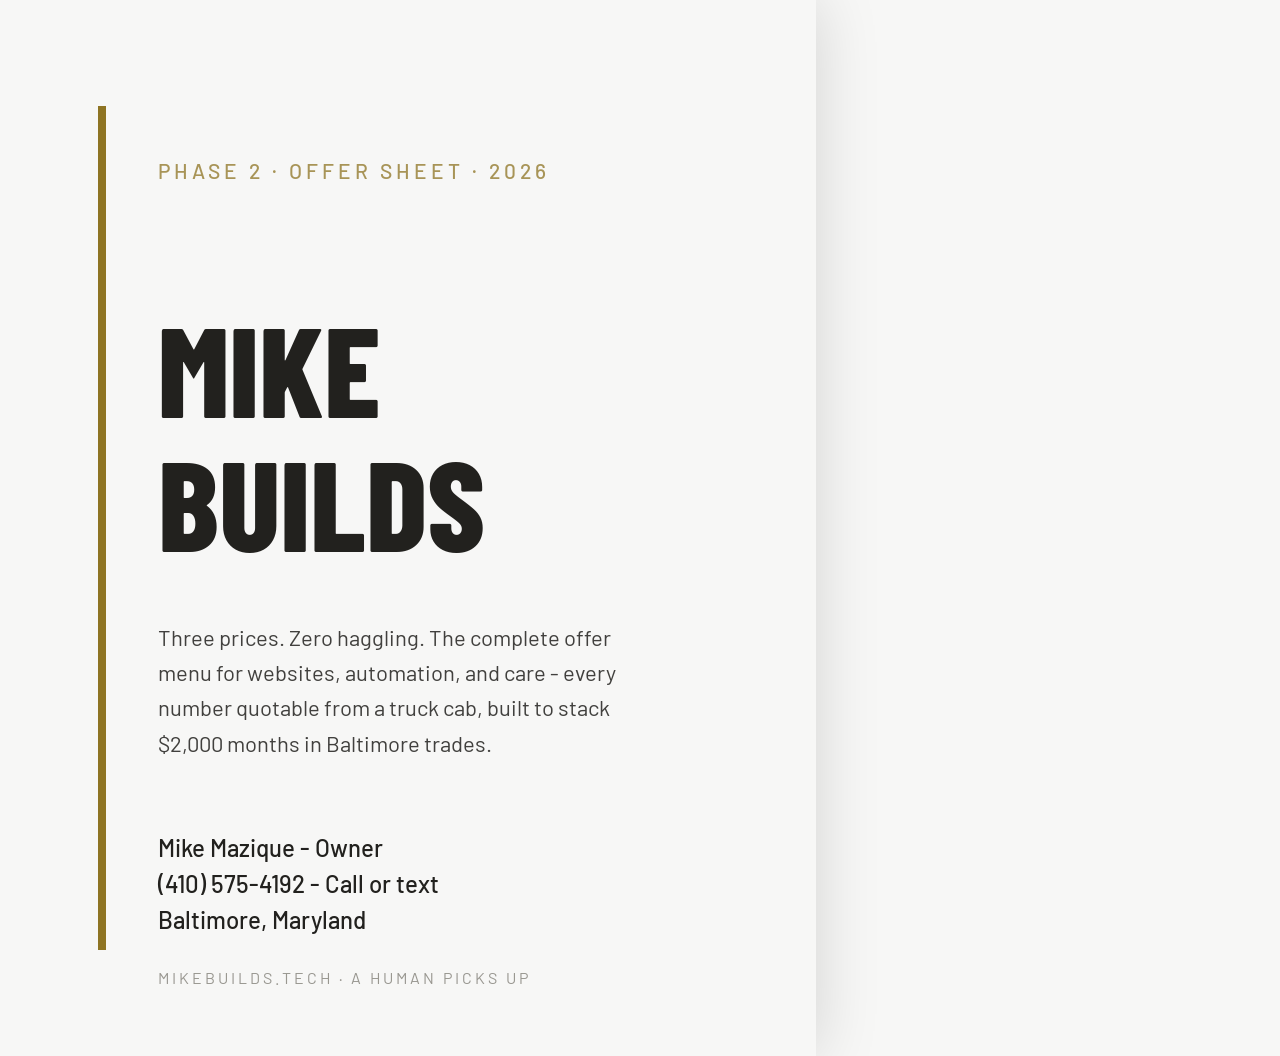
<file: DOCS/MikeBuilds-Phase2-Offer-Sheet-cover.html>
<!DOCTYPE html>
<html lang="en">
<head>
<meta charset="UTF-8">
<link href="https://fonts.googleapis.com/css2?family=Barlow+Condensed:wght@700;800&family=Barlow:wght@400;500;600&display=swap" rel="stylesheet">
<style>
  @page { size: 816px 1056px; margin: 0; }
  html, body { margin: 0; padding: 0; width: 816px; height: 1056px;
               background: #f7f7f6; }
  .cover { width: 816px; height: 1056px; position: relative;
           background: #f7f7f6;
           font-family: 'Barlow', 'Helvetica Neue', Arial, sans-serif;
           border: none; outline: none; box-shadow: none; }
  /* Layer 1: background grid, 2% opacity */
  .bg-layer { position: absolute; inset: 0; overflow: hidden; z-index: 1;
    background-image:
      linear-gradient(to right, rgba(34,33,30,0.05) 0.5px, transparent 0.5px),
      linear-gradient(to bottom, rgba(34,33,30,0.05) 0.5px, transparent 0.5px);
    background-size: 50px 50px; }
  /* Layer 2: ultra-thick vertical anchor line at 0.12W */
  .vline { position: absolute; left: 98px; top: 106px; bottom: 106px;
           width: 8px; background: #8e7423; z-index: 2; }
  /* Layer 3: content, left edge 2U clear of the line */
  .content { position: absolute; inset: 0; z-index: 3; }
  .kicker { position: absolute; left: 158px; top: 158px;
            font-size: 21px; font-weight: 500; letter-spacing: 4px;
            text-transform: uppercase; color: #8e7423; opacity: 0.75; }
  .hero { position: absolute; left: 158px; top: 300px;
          font-family: 'Barlow Condensed', 'Arial Narrow', Arial, sans-serif;
          font-weight: 800; font-size: 128px; line-height: 1.05;
          color: #22211e; max-width: 590px; }
  .summary { position: absolute; left: 158px; top: 620px;
             font-size: 22px; line-height: 1.6; color: #22211e;
             opacity: 0.85; max-width: 490px; }
  .meta { position: absolute; left: 158px; top: 830px;
          font-size: 24px; line-height: 1.5; color: #22211e;
          font-weight: 500; }
  .footer { position: absolute; left: 158px; top: 968px;
            font-size: 16px; letter-spacing: 3px; text-transform: uppercase;
            color: #8f8d86; opacity: 0.9; }
  @media screen {
    html { height: auto; display: flex; justify-content: center;
           background: #f7f7f6; }
    body { transform-origin: top center;
           scale: min(1, calc(100vw / 816), calc(100vh / 1056));
           margin: 0 auto; box-shadow: 0 0 60px rgba(0,0,0,0.15); }
  }
</style>
</head>
<body>
<div class="cover">
  <div class="bg-layer"></div>
  <div class="vline"></div>
  <div class="content">
    <div class="kicker">Phase 2 · Offer Sheet · 2026</div>
    <div class="hero">MIKE<br>BUILDS</div>
    <div class="summary">Three prices. Zero haggling. The complete offer menu for websites, automation, and care - every number quotable from a truck cab, built to stack $2,000 months in Baltimore trades.</div>
    <div class="meta">Mike Mazique - Owner<br>(410) 575-4192 - Call or text<br>Baltimore, Maryland</div>
    <div class="footer">Mikebuilds.tech · A human picks up</div>
  </div>
</div>
</body>
</html>
</file>
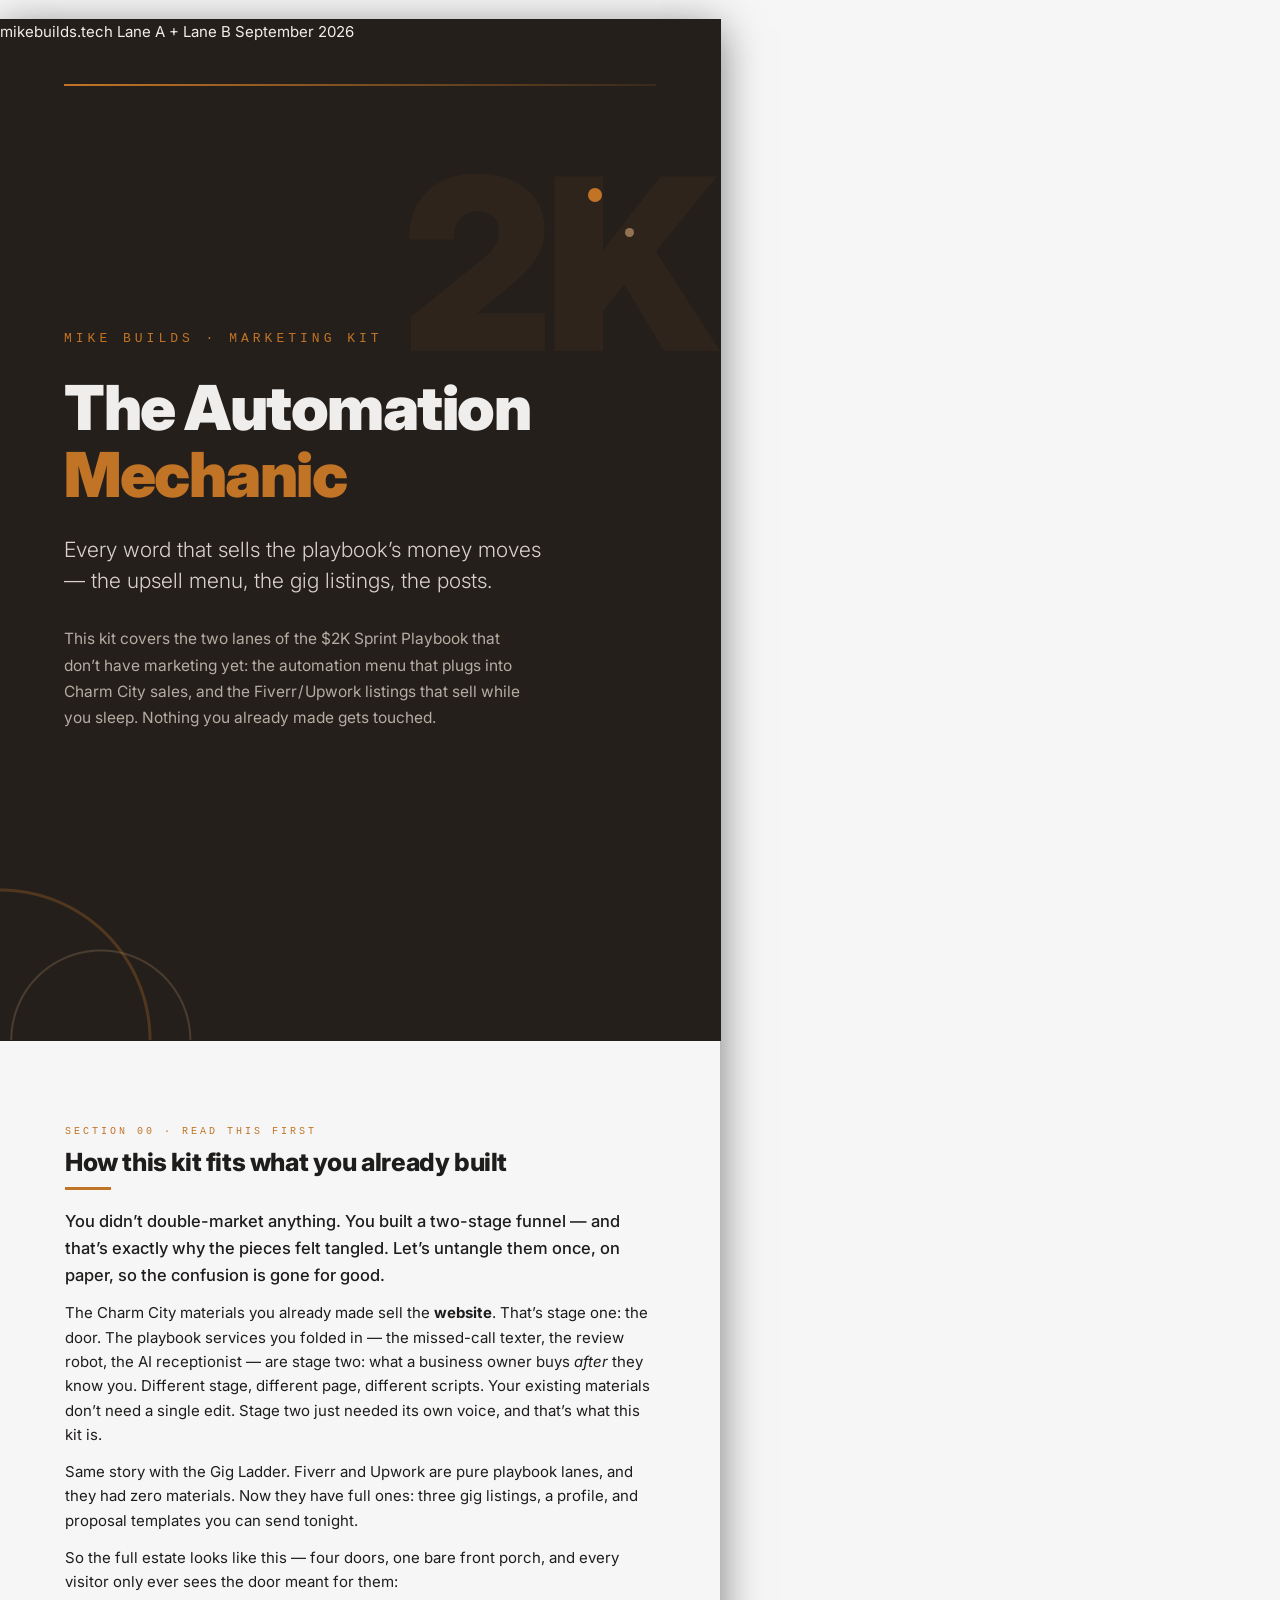
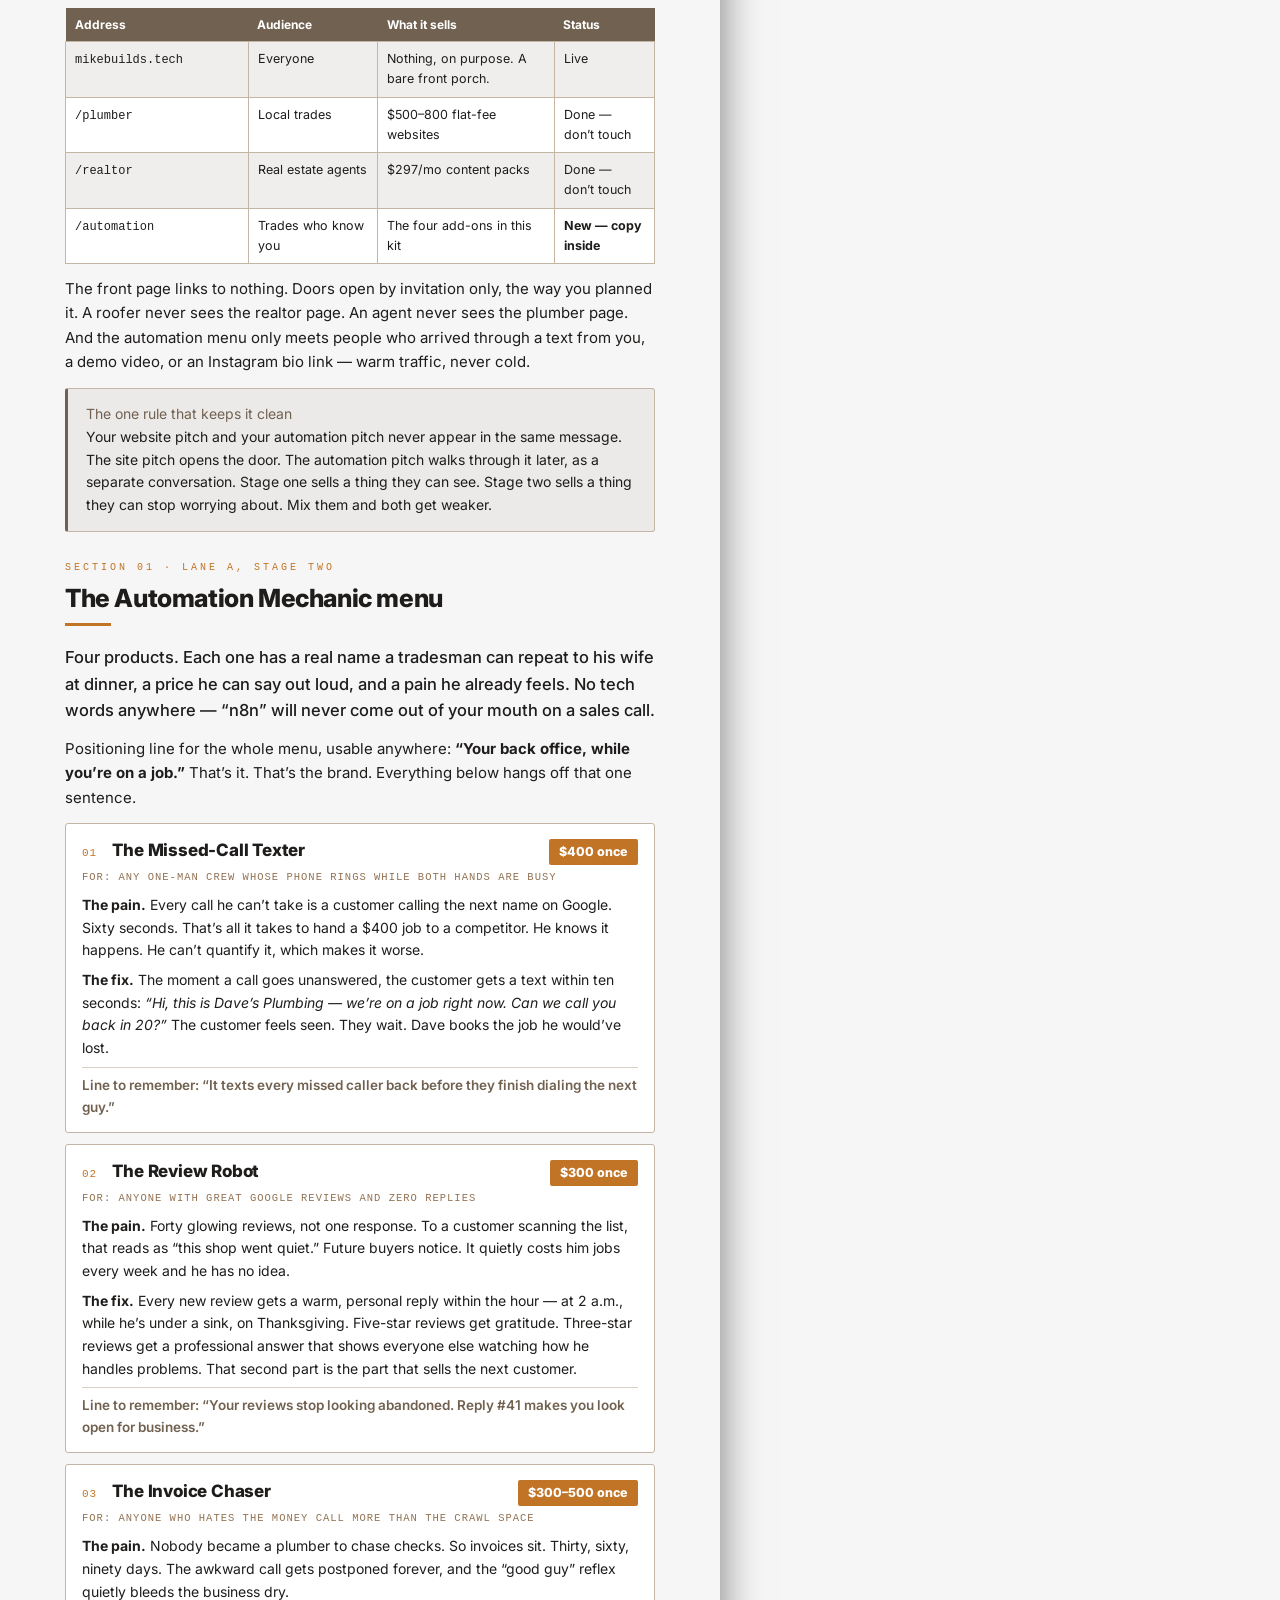
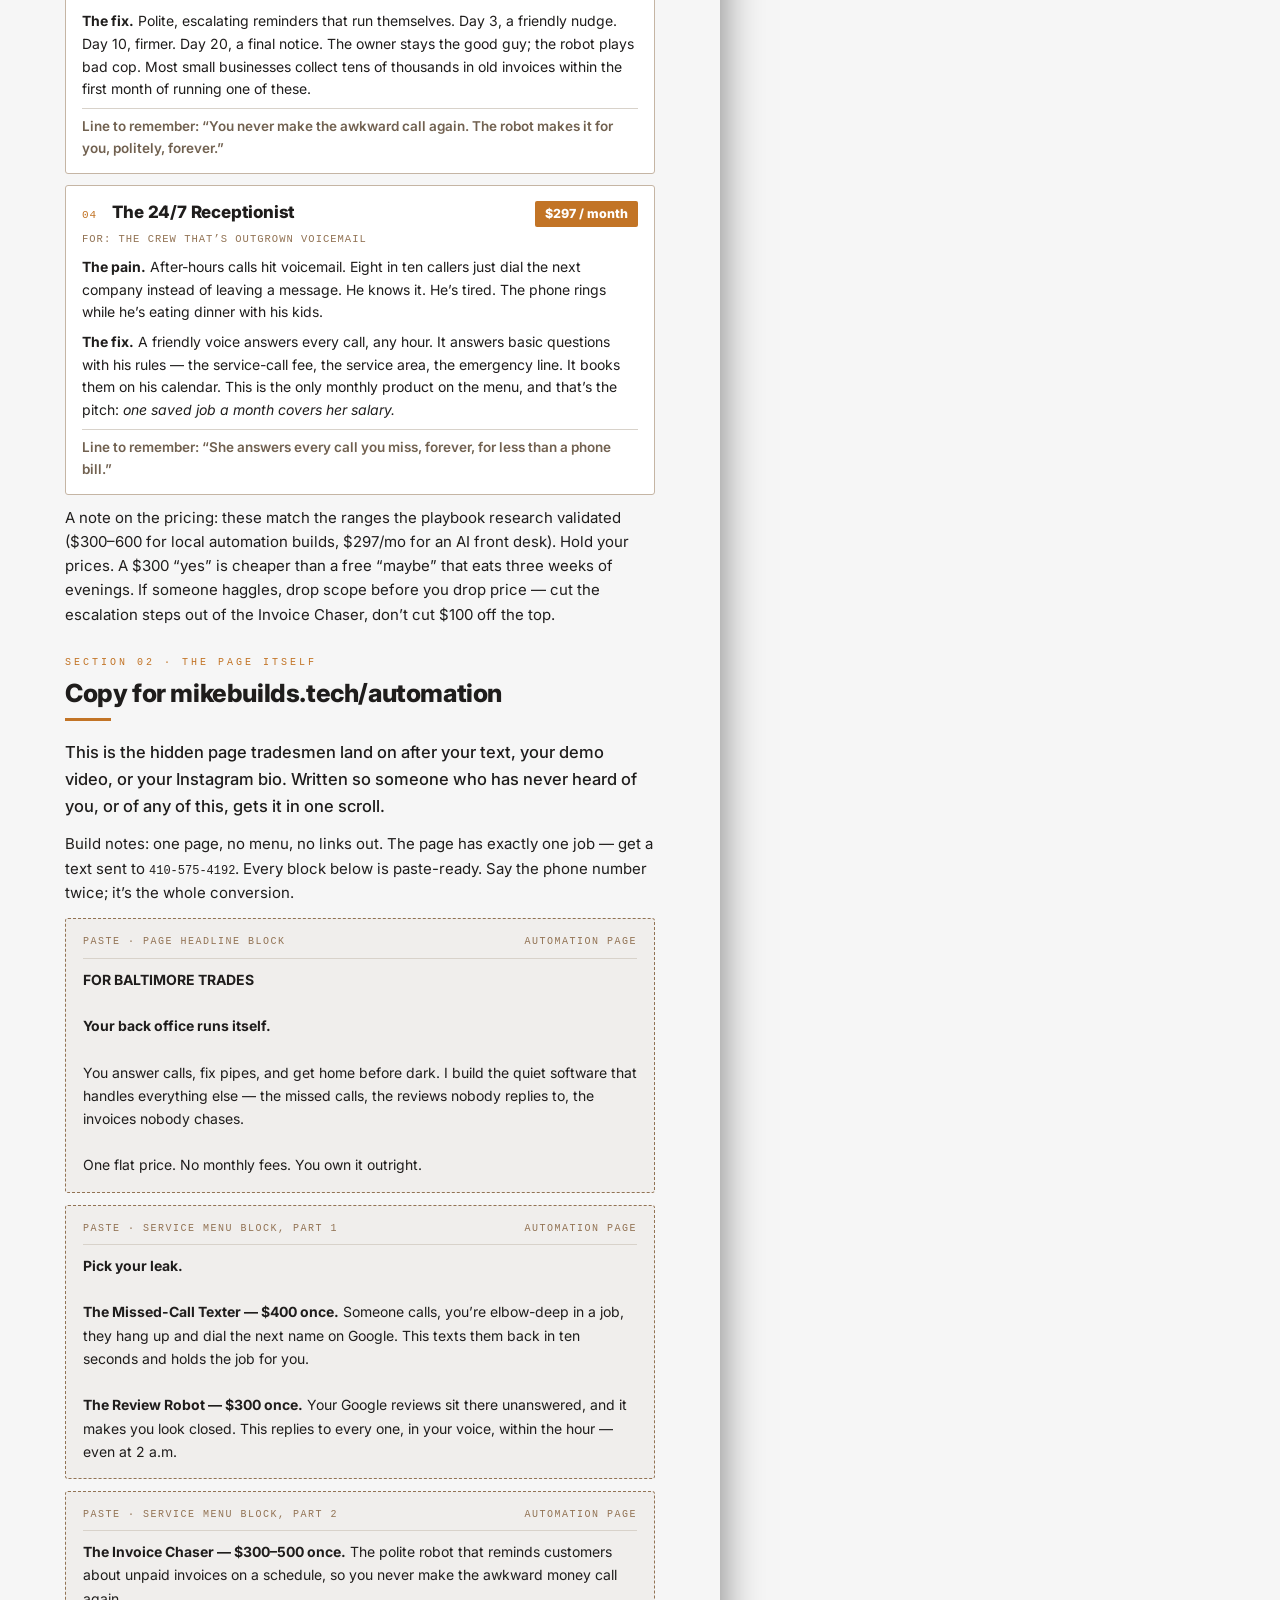
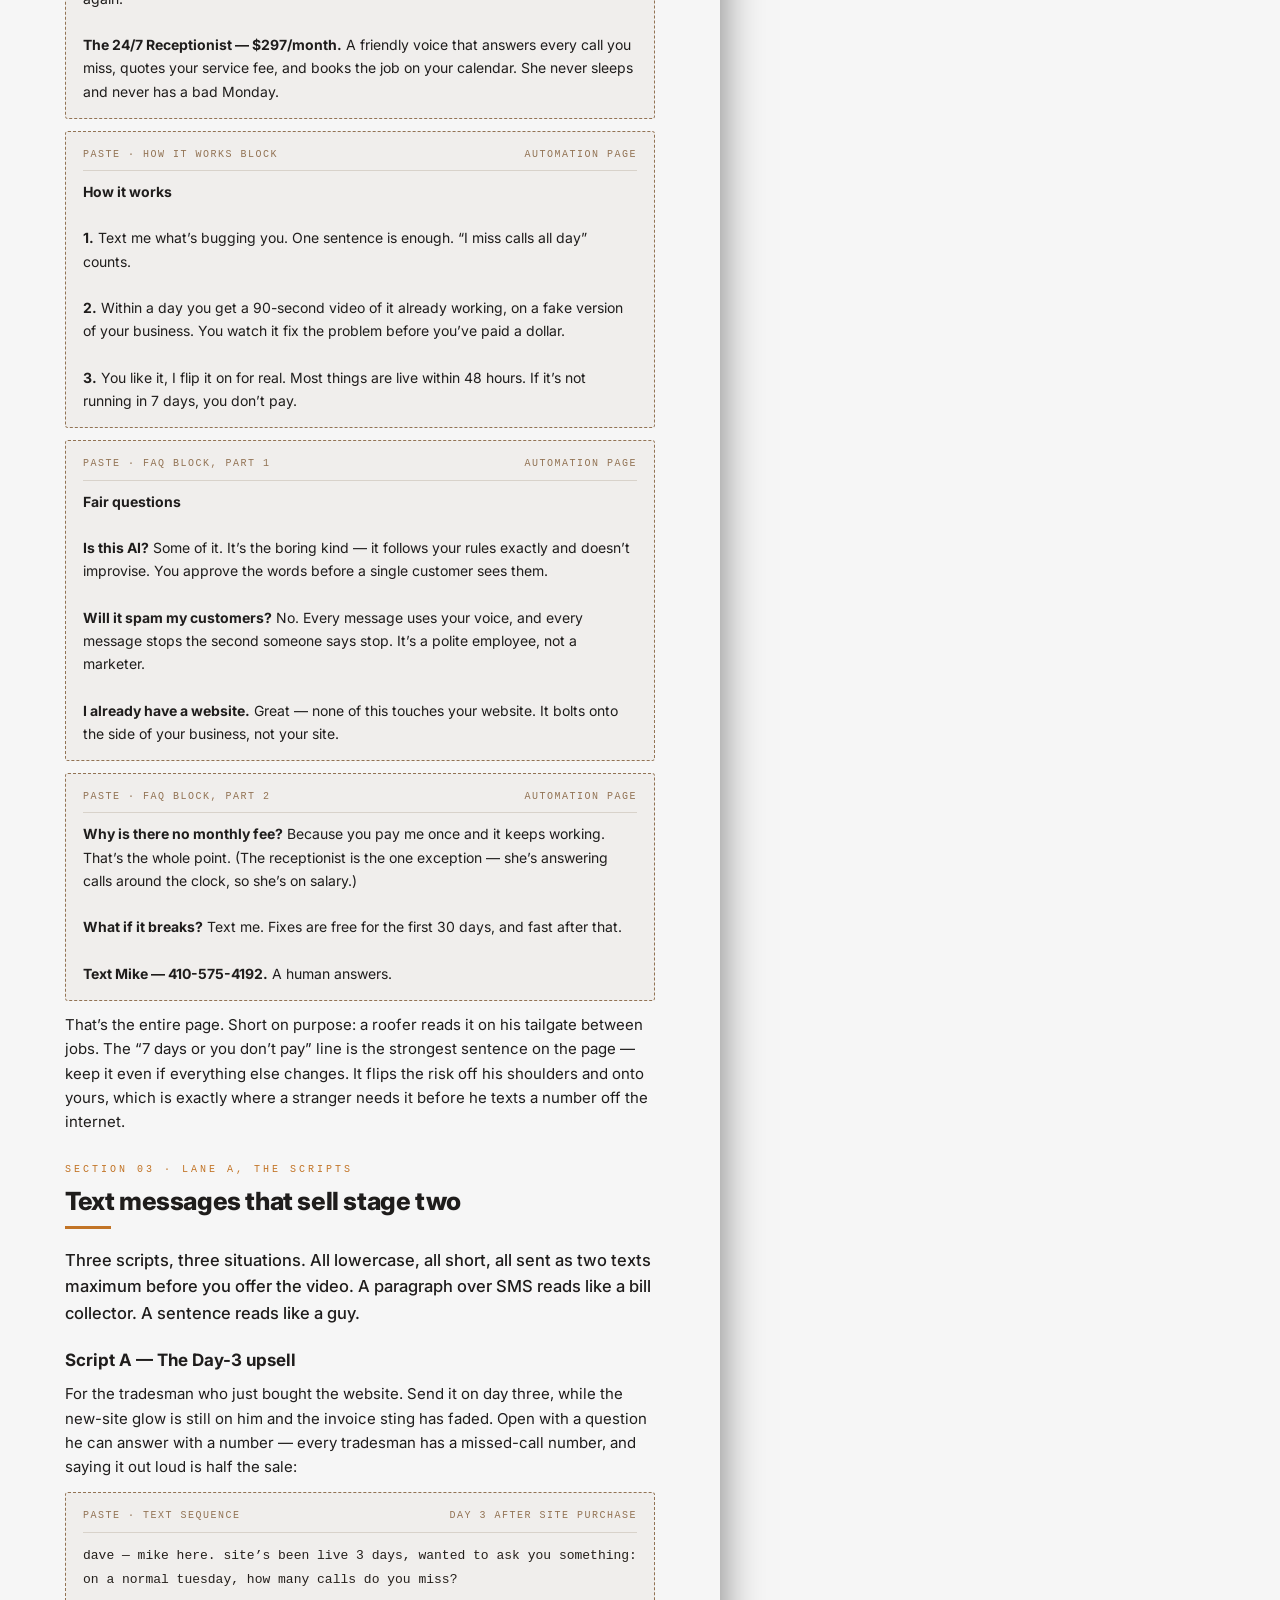
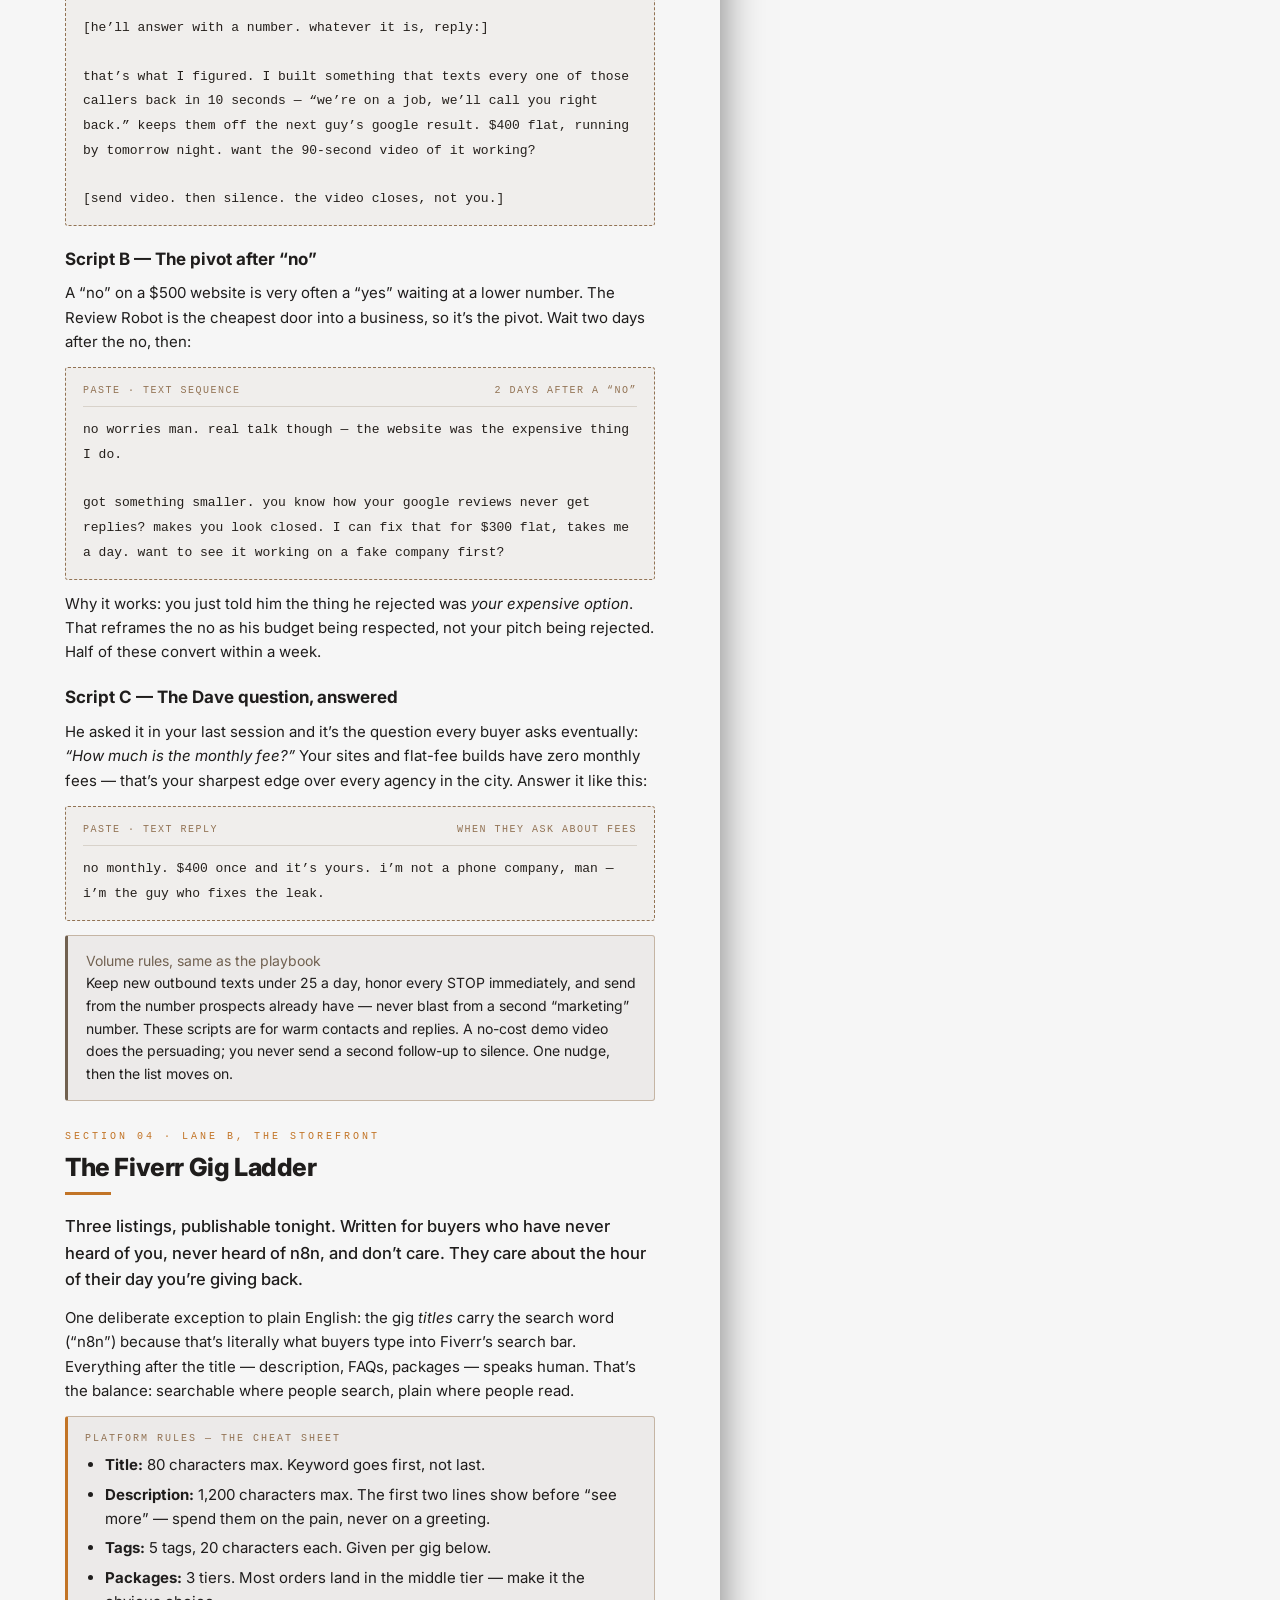
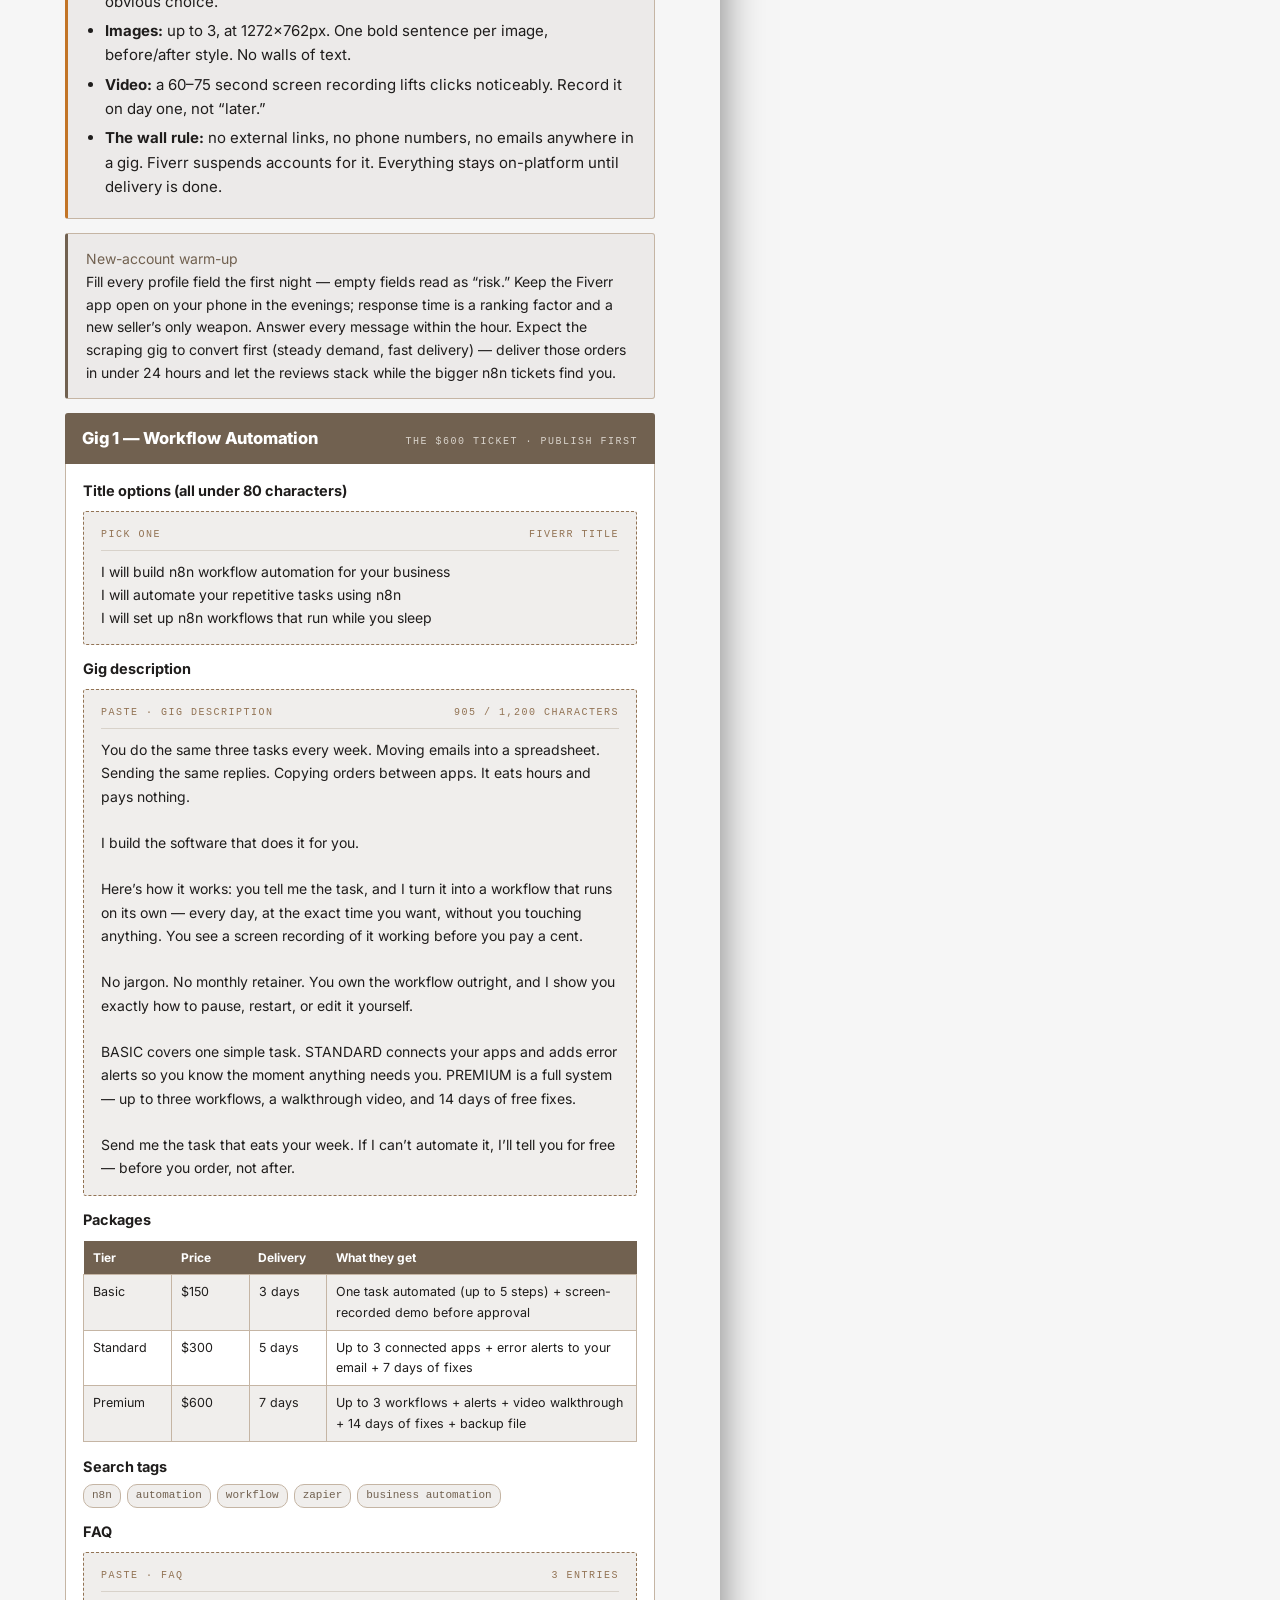
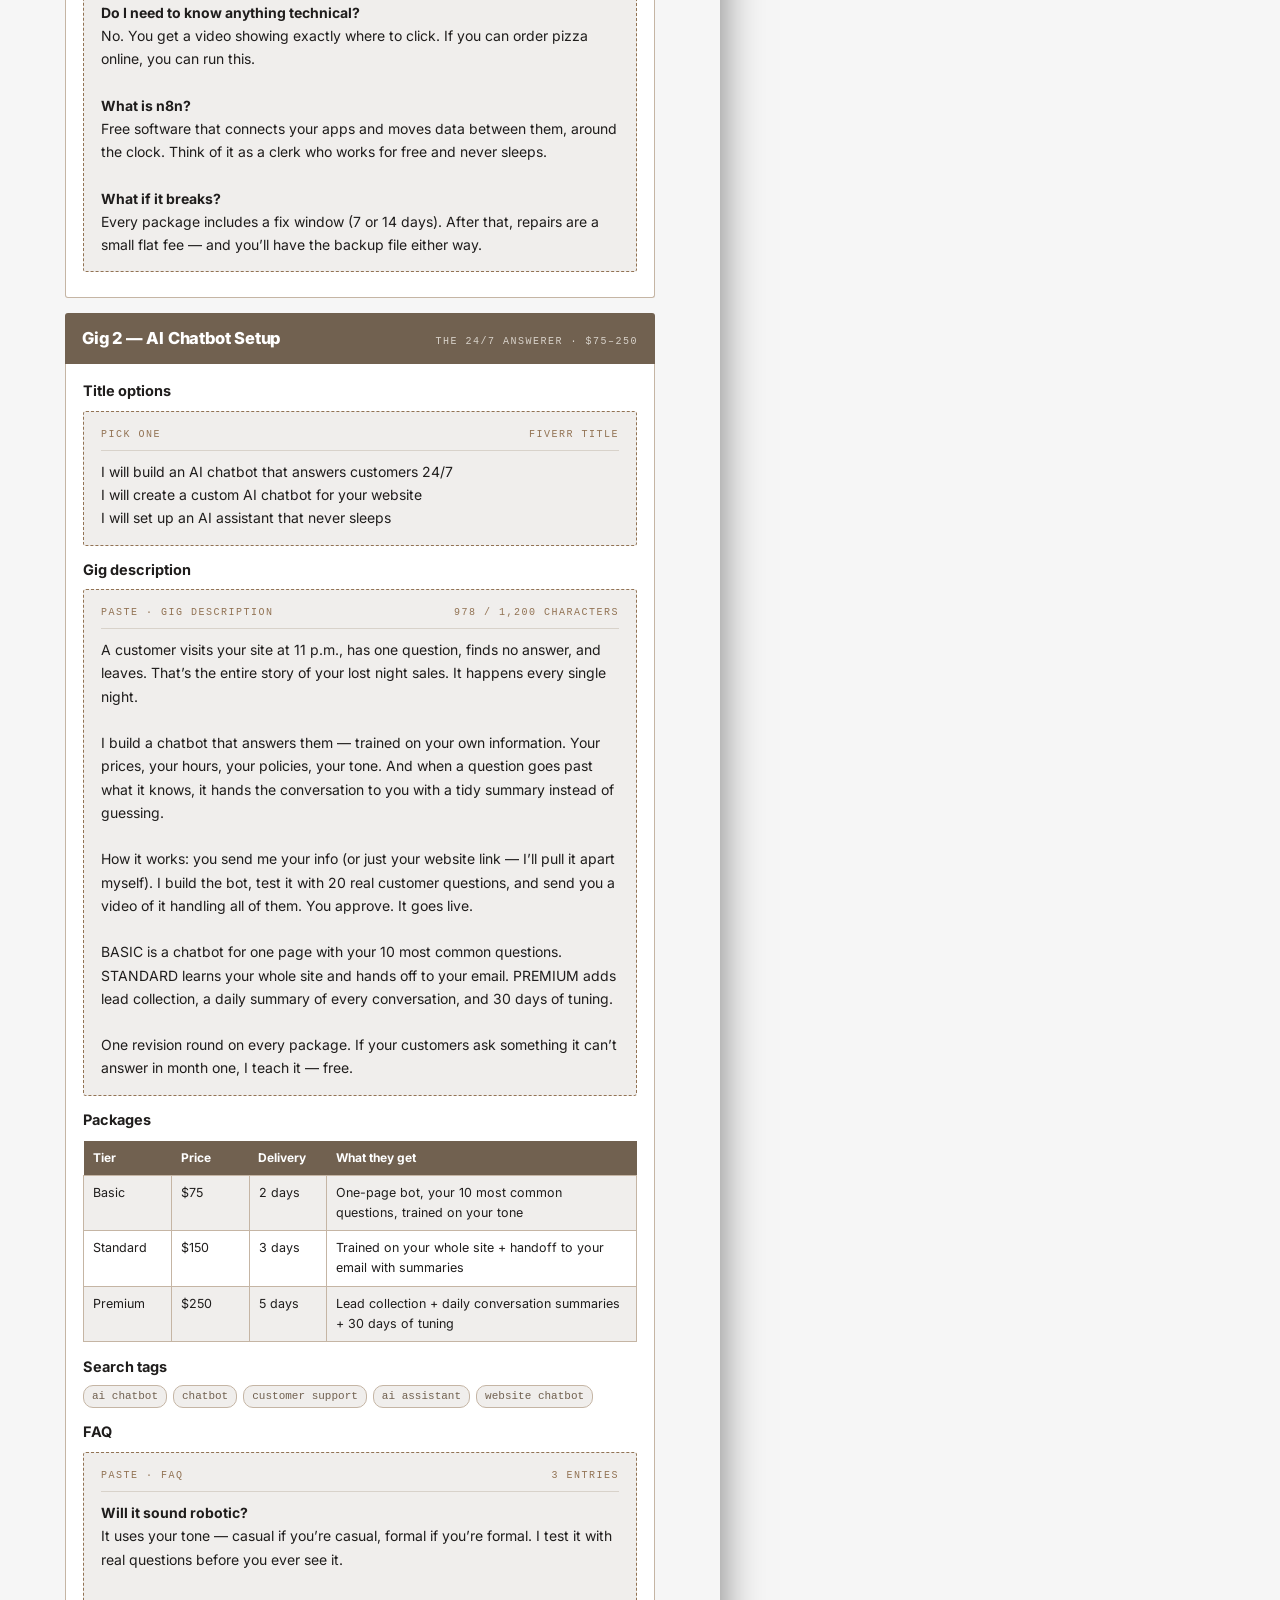
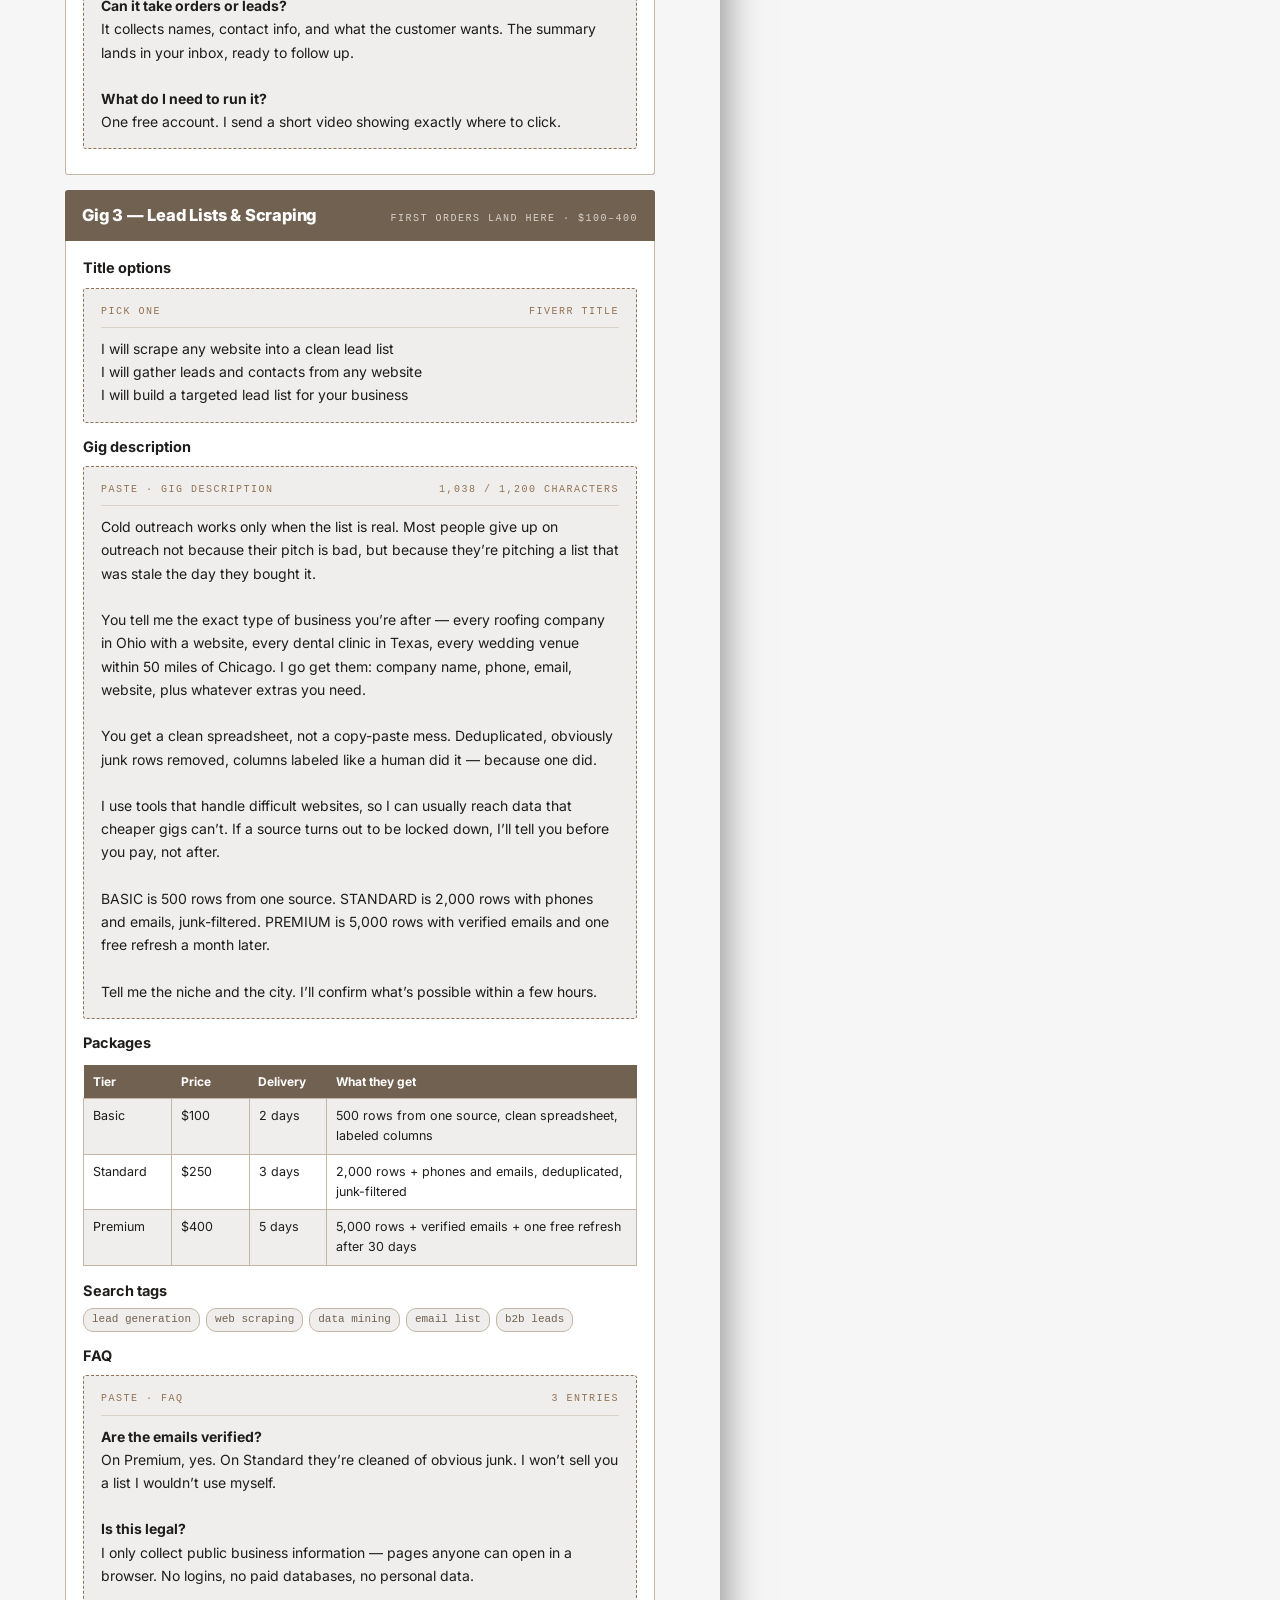
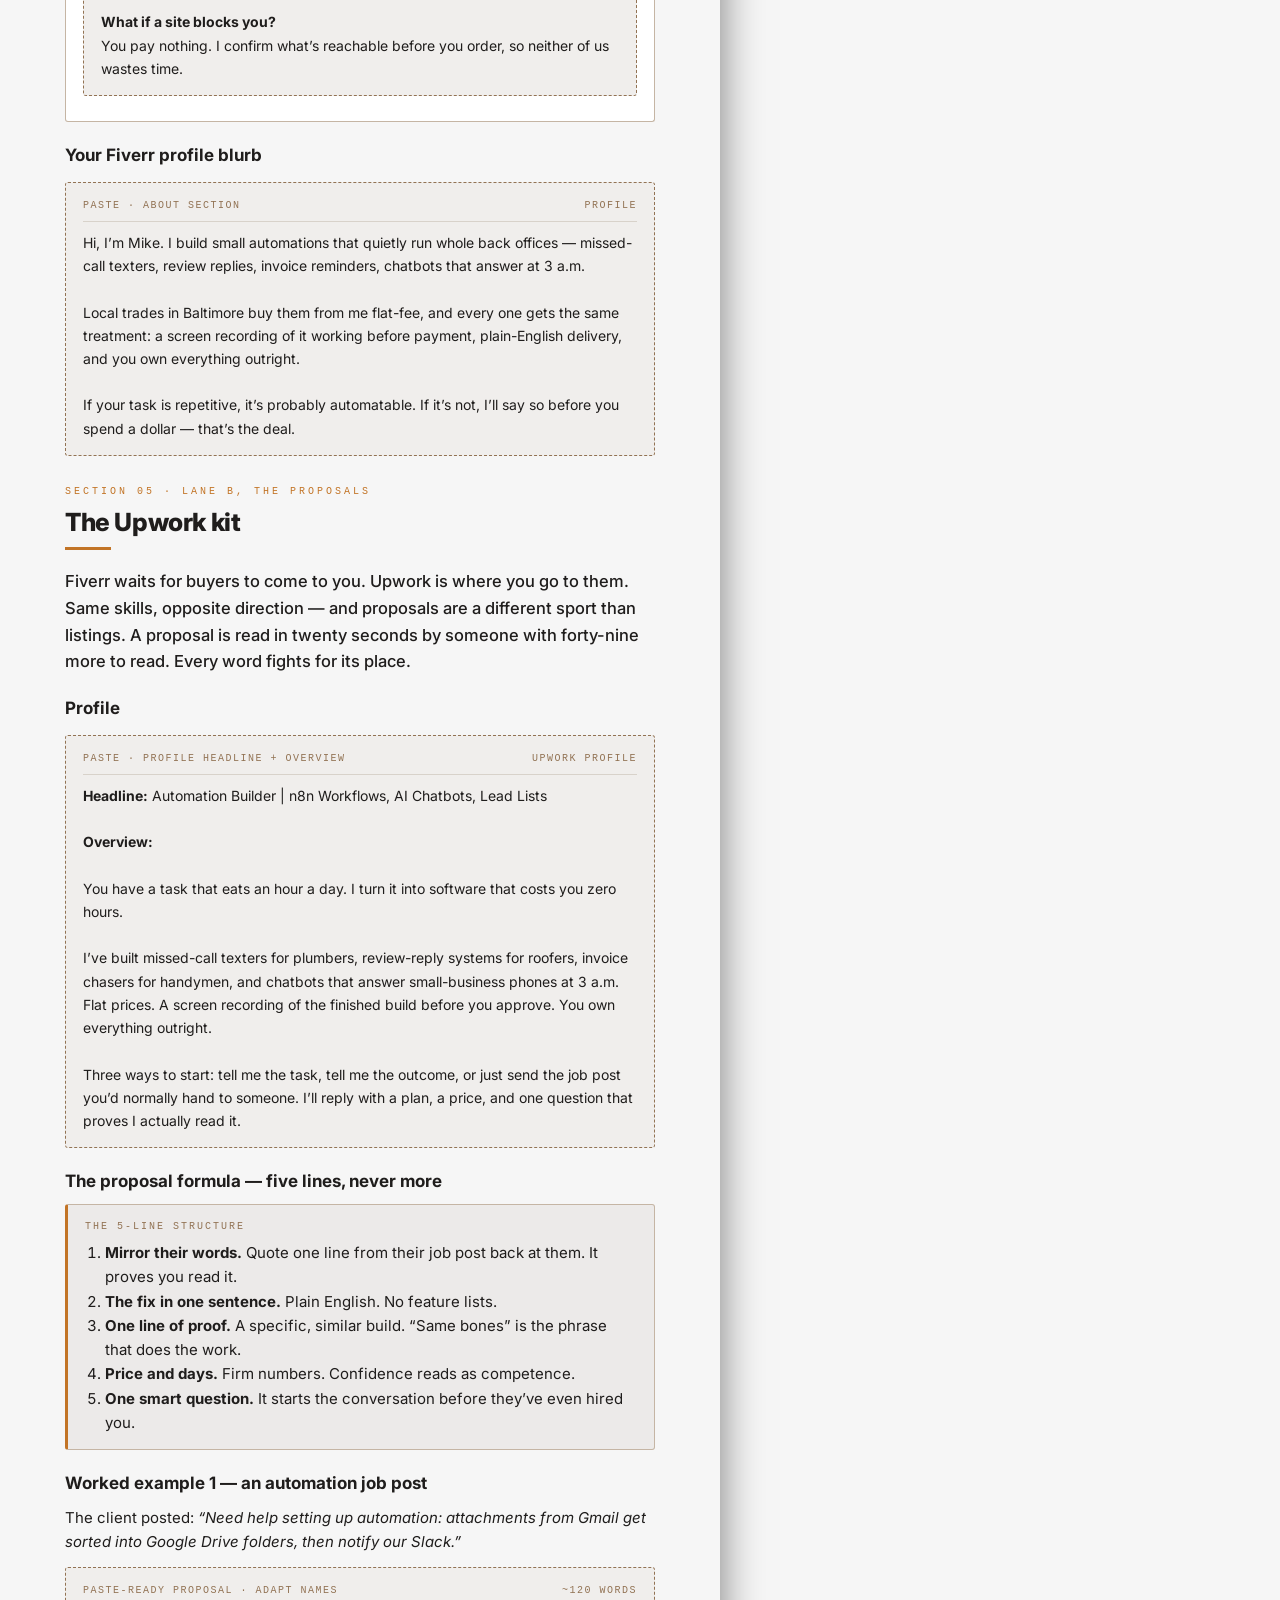
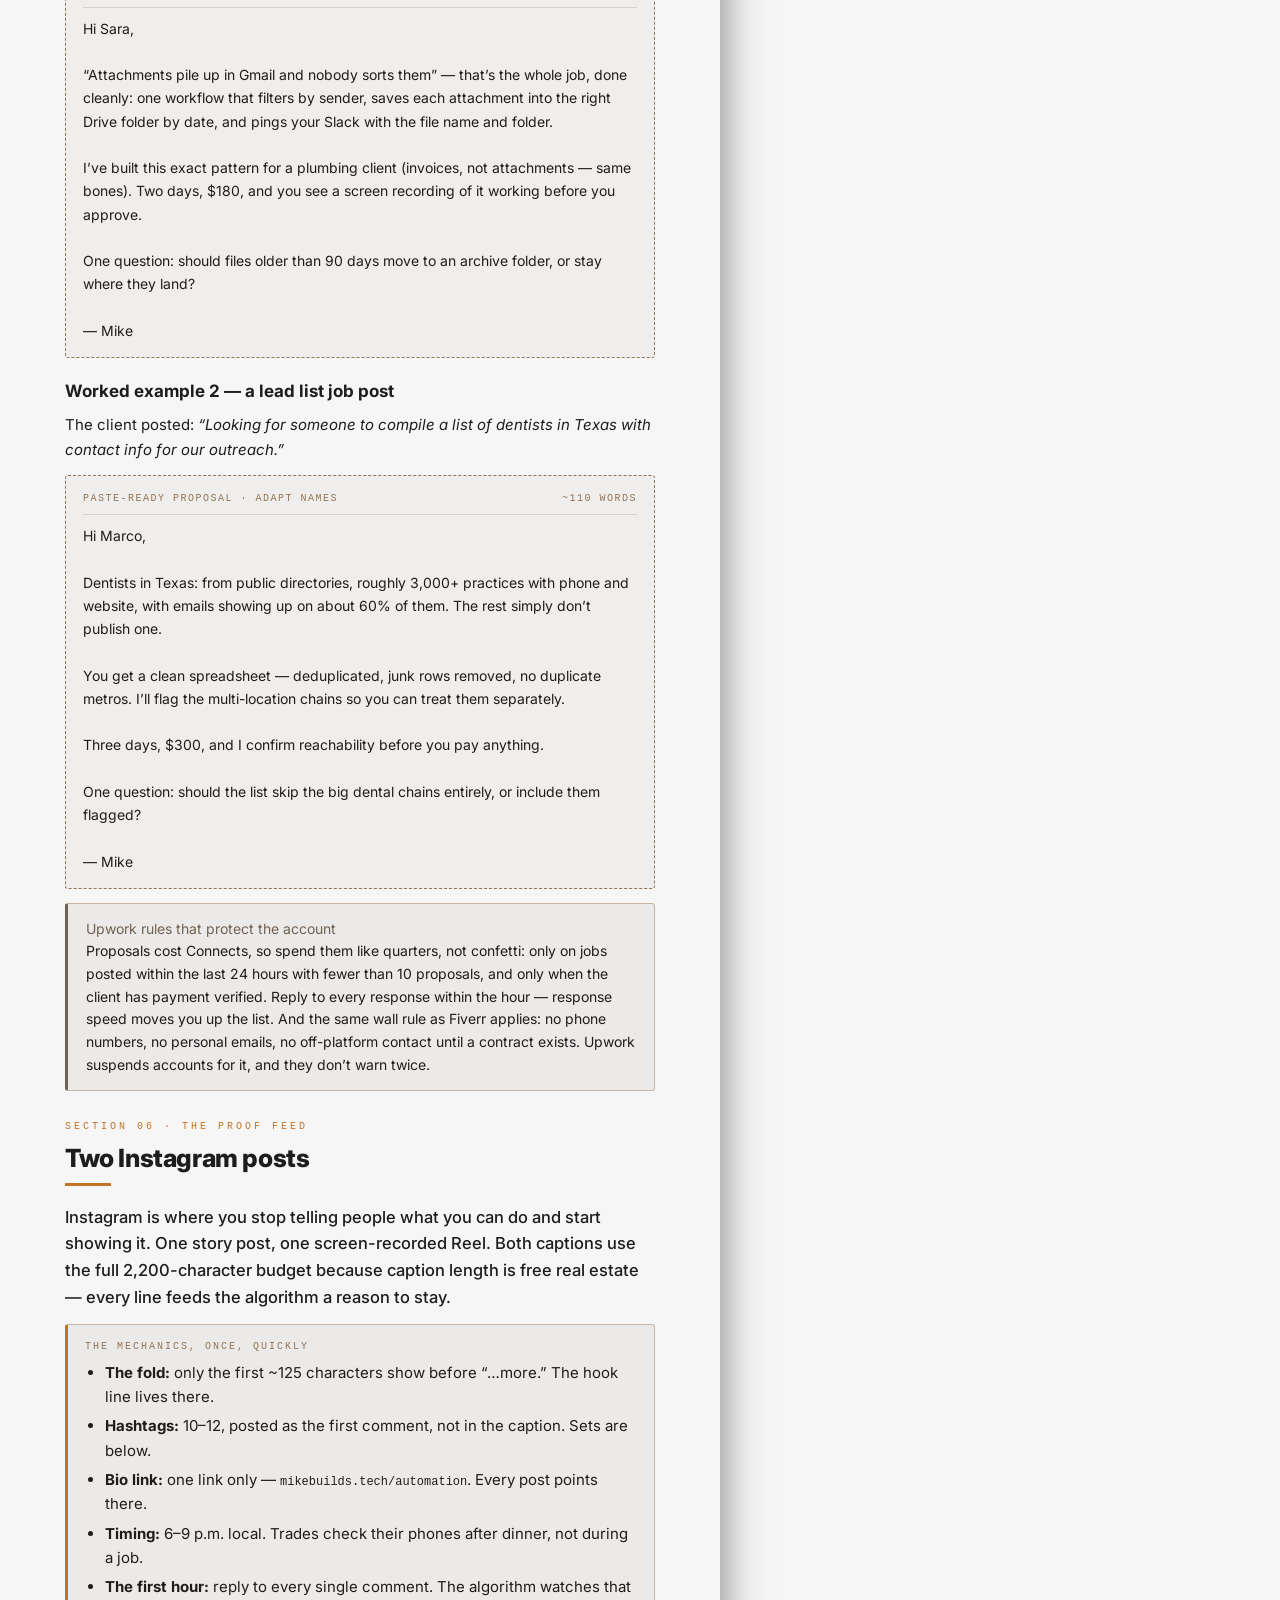
<file: MARKETING/2K-Sprint-Marketing-Kit/Automation_Mechanic_Marketing_Kit.html>
<!DOCTYPE html>
<html lang="en">
<head>
<meta charset="UTF-8">
<title>The Automation Mechanic — Marketing Kit</title>
<script>window.renderMathInElement = function(){};</script>
<link href="https://fonts.googleapis.com/css2?family=Inter:wght@300;400;500;600;700;800;900&display=swap" rel="stylesheet">
<style>
@page {
    size: 720px 1020px;
    margin: 0;
}
:root {
    --c-dark: #241f1b;        /* cover + ending background (family dark variant) */
    --c-page: #f6f6f6;        /* XL page background */
    --c-section: #e9e8e6;     /* XL section band */
    --c-card: #eceae9;        /* L card background */
    --c-stripe: #f0eeec;      /* L table stripe */
    --c-headerfill: #716150;  /* M table header */
    --c-coverblock: #6e5e4e;  /* M cover decorative block */
    --c-border: #c5b5a4;      /* S borders */
    --c-icon: #927354;        /* S icons, bullets, mono labels */
    --c-accent: #c27426;      /* XS amber accent */
    --c-text: #1f1d1c;        /* primary text */
    --c-muted: #8a8581;       /* muted text */
    --c-on-dark: #f0eeec;     /* text on dark pages */
    --c-on-dark-muted: #b5aca2; /* muted text on dark */
}
html, body {
    margin: 0;
    padding: 0;
    width: 720px;
    background: #f6f6f6;
    font-family: 'Inter', 'Noto Sans SC', sans-serif;
    font-size: 15px;
    line-height: 1.62;
}
body {
    line-break: strict;
    word-break: normal;
    overflow-wrap: break-word;
}
@media screen {
    html {
        height: auto;
        display: flex;
        justify-content: center;
        background: #f6f6f6;
    }
    body {
        margin: 20px auto;
        transform: scale(1);
        transform-origin: top center;
        box-shadow: 0 8px 40px rgba(0,0,0,0.5);
    }
}

/* ============ COVER (fixed page) ============ */
.front-page {
    width: 720px;
    height: 1020px;
    box-sizing: border-box;
    break-after: page;
    overflow: hidden;           /* allowed on cover only */
    position: relative;
    background: #241f1b;
    color: #f0eeec;
    box-shadow: 0 0 0 1px #241f1b; /* cover sub-pixel edge insurance on light page bg */
}
.front-page .bg-layer {
    position: absolute;
    inset: 0;
    overflow: hidden;
    z-index: 1;
    background:
        radial-gradient(circle at 0% 100%, rgba(194,116,38,0) 148px, rgba(194,116,38,0.28) 149px, rgba(194,116,38,0.28) 151px, rgba(194,116,38,0) 152px),
        radial-gradient(circle at 14% 100%, rgba(146,115,84,0) 88px, rgba(146,115,84,0.35) 89px, rgba(146,115,84,0.35) 90px, rgba(146,115,84,0) 91px);
}
.front-page .ghost {
    position: absolute;
    right: 8px;
    top: 136px;
    font-size: 240px;
    font-weight: 900;
    line-height: 0.9;
    color: rgba(194, 116, 38, 0.07);
    letter-spacing: -8px;
}
.front-page .gear-dot {
    position: absolute;
    border-radius: 50%;
    background: #c27426;
}
.front-page .gear-dot.g1 { width: 14px; height: 14px; right: 118px; top: 168px; }
.front-page .gear-dot.g2 { width: 9px; height: 9px; right: 86px; top: 208px; background: #927354; }
.front-page .struct-layer {
    position: absolute;
    inset: 0;
    z-index: 2;
}
.front-page .topline {
    position: absolute;
    left: 64px;
    right: 64px;
    top: 64px;
    height: 2px;
    background: linear-gradient(90deg, #c27426, rgba(194,116,38,0.12));
}
.front-page .content-layer {
    position: absolute;
    inset: 0;
    z-index: 3;
    display: flex;
    flex-direction: column;
    justify-content: center;
    padding: 0 64px;
    box-sizing: border-box;
}
.front-page .kicker {
    font-family: 'Liberation Mono', 'DejaVu Sans Mono', monospace;
    font-size: 13px;
    letter-spacing: 4px;
    text-transform: uppercase;
    color: #c27426;
    margin-bottom: 26px;
}
.front-page .hero {
    font-size: 62px;
    font-weight: 900;
    line-height: 1.08;
    letter-spacing: -1.5px;
    color: #f0eeec;
    max-width: 560px;
}
.front-page .hero .amber { color: #c27426; }
.front-page .subtitle {
    font-size: 21px;
    font-weight: 300;
    line-height: 1.45;
    color: #d8d2ca;
    margin-top: 26px;
    max-width: 480px;
}
.front-page .summary {
    font-size: 15.5px;
    line-height: 1.7;
    color: #b5aca2;
    margin-top: 30px;
    max-width: 470px;
}
.front-page .front-page-meta {
    position: absolute;
    left: 64px;
    right: 64px;
    bottom: 58px;
    display: flex;
    justify-content: space-between;
    align-items: center;
    font-family: 'Liberation Mono', 'DejaVu Sans Mono', monospace;
    font-size: 11px;
    letter-spacing: 2px;
    text-transform: uppercase;
    color: #b5aca2;
    border-top: 1px solid rgba(146,115,84,0.4);
    padding-top: 16px;
}
.front-page .front-page-meta .site { color: #c27426; }

/* ============ FLOW CONTENT ============ */
.main-content {
    background: #f6f6f6;
    color: #1f1d1c;
    padding: 56px 65px 44px 65px;
    /* no fixed height, no overflow rules — content flows */
}
.main-content p {
    margin: 0 0 13px 0;
}
.lead {
    font-size: 16.5px;
    font-weight: 500;
    color: #1f1d1c;
}
.body-text { color: #1f1d1c; }

.chapter-header {
    break-after: avoid;
    break-inside: avoid;
    margin-top: 28px;
    margin-bottom: 18px;
}
.section-tag {
    font-family: 'Liberation Mono', 'DejaVu Sans Mono', monospace;
    font-size: 10px;
    letter-spacing: 3px;
    text-transform: uppercase;
    color: #c27426;
    margin-bottom: 7px;
}
.section-title {
    font-size: 25px;
    font-weight: 800;
    letter-spacing: -0.4px;
    color: #1f1d1c;
    line-height: 1.2;
}
.section-title::after {
    content: '';
    display: block;
    width: 46px;
    height: 3px;
    background: #c27426;
    margin-top: 10px;
}

h3.sub {
    font-size: 17px;
    font-weight: 700;
    color: #1f1d1c;
    margin: 20px 0 8px 0;
    break-after: avoid;
}
h4.small-sub {
    font-size: 14.5px;
    font-weight: 700;
    color: #1f1d1c;
    margin: 14px 0 6px 0;
    break-after: avoid;
}

.card {
    break-inside: avoid;
    background: #eceae9;
    border: 1px solid #c5b5a4;
    border-left: 3px solid #c27426;
    padding: 14px 17px;
    margin-bottom: 12px;
    border-radius: 3px;
}
.card .card-label {
    font-family: 'Liberation Mono', 'DejaVu Sans Mono', monospace;
    font-size: 10px;
    letter-spacing: 2px;
    text-transform: uppercase;
    color: #927354;
    margin-bottom: 6px;
}
.card p:last-child { margin-bottom: 0; }

.warn {
    break-inside: avoid;
    background: #eceae9;
    border: 1px solid #c5b5a4;
    border-left: 3px solid #716150;
    padding: 14px 18px;
    margin: 14px 0;
    border-radius: 3px;
    font-size: 14px;
}
.warn .card-label { color: #716150; }

/* paste-ready copy blocks */
.copybox {
    break-inside: avoid;
    background: #f0eeec;
    border: 1px dashed #927354;
    border-radius: 3px;
    padding: 15px 17px;
    margin: 12px 0;
}
.copybox.tall { break-inside: auto; }
.copybox .copy-meta {
    display: flex;
    justify-content: space-between;
    font-family: 'Liberation Mono', 'DejaVu Sans Mono', monospace;
    font-size: 10px;
    letter-spacing: 1.5px;
    text-transform: uppercase;
    color: #927354;
    margin-bottom: 9px;
    padding-bottom: 7px;
    border-bottom: 1px solid #d8d2ca;
}
.copybox .copy-body {
    font-size: 14px;
    line-height: 1.66;
    color: #1f1d1c;
    white-space: pre-wrap;
}
.copybox .copy-body .sms {
    font-family: 'Liberation Mono', 'DejaVu Sans Mono', monospace;
    font-size: 13px;
    line-height: 1.6;
    color: #241f1b;
}

/* tables */
table {
    width: 100%;
    border-collapse: collapse;
    font-size: 12.5px;
    margin: 10px 0 13px 0;
    break-inside: avoid;
}
thead { display: table-header-group; }
th {
    background: #716150;
    color: #ffffff;
    text-align: left;
    font-weight: 700;
    padding: 7px 9px;
    font-size: 12px;
}
td {
    padding: 7px 9px;
    border: 1px solid #c5b5a4;
    vertical-align: top;
    color: #1f1d1c;
}
tr { break-inside: avoid; }
tbody tr:nth-child(odd) td { background: #f0eeec; }
tbody tr:nth-child(even) td { background: #ffffff; }
td .mono, .mono {
    font-family: 'Liberation Mono', 'DejaVu Sans Mono', monospace;
    font-size: 12px;
}

/* menu service cards */
.svc {
    break-inside: avoid;
    background: #ffffff;
    border: 1px solid #c5b5a4;
    border-radius: 3px;
    padding: 13px 16px;
    margin-bottom: 11px;
}
.svc .svc-head {
    display: flex;
    align-items: baseline;
    justify-content: space-between;
    gap: 12px;
    flex-wrap: wrap;
    margin-bottom: 4px;
}
.svc .svc-num {
    font-family: 'Liberation Mono', 'DejaVu Sans Mono', monospace;
    font-size: 11px;
    color: #c27426;
    letter-spacing: 1px;
}
.svc .svc-name {
    font-size: 17px;
    font-weight: 800;
    color: #1f1d1c;
    letter-spacing: -0.2px;
}
.svc .svc-price {
    font-size: 12.5px;
    font-weight: 800;
    color: #ffffff;
    background: #c27426;
    padding: 3px 10px;
    border-radius: 2px;
    white-space: nowrap;
}
.svc .svc-for {
    font-family: 'Liberation Mono', 'DejaVu Sans Mono', monospace;
    font-size: 10.5px;
    letter-spacing: 1px;
    text-transform: uppercase;
    color: #927354;
    margin: 2px 0 8px 0;
}
.svc p { margin: 0 0 7px 0; font-size: 14px; }
.svc p:last-child { margin-bottom: 0; }
.svc .punch {
    font-size: 13.5px;
    font-weight: 600;
    color: #716150;
    border-top: 1px solid #d8d2ca;
    padding-top: 7px;
}

/* gig kit blocks */
.gig {
    break-inside: auto;
}
.gig-head {
    break-inside: avoid;
    break-after: avoid;
    background: #716150;
    color: #ffffff;
    padding: 12px 17px;
    border-radius: 3px 3px 0 0;
    display: flex;
    justify-content: space-between;
    align-items: baseline;
    flex-wrap: wrap;
    gap: 8px;
}
.gig-head .gig-name { font-size: 16.5px; font-weight: 800; letter-spacing: -0.2px; }
.gig-head .gig-sub {
    font-family: 'Liberation Mono', 'DejaVu Sans Mono', monospace;
    font-size: 10px;
    letter-spacing: 1.5px;
    text-transform: uppercase;
    color: #d8d2ca;
}
.gig-body {
    border: 1px solid #c5b5a4;
    border-top: none;
    padding: 15px 17px;
    background: #ffffff;
    border-radius: 0 0 3px 3px;
    margin-bottom: 15px;
}
.gig-body h4.small-sub { margin-top: 12px; }
.gig-body h4.small-sub:first-child { margin-top: 0; }
.gig-body .copybox { margin: 8px 0 10px 0; }

/* misc */
ul.tight { margin: 6px 0 12px 0; padding-left: 20px; }
ul.tight li { margin-bottom: 5px; break-inside: avoid; }
.tag-row { display: flex; flex-wrap: wrap; gap: 6px; max-width: 100%; margin: 6px 0 10px 0; }
.tag-row .tag {
    font-family: 'Liberation Mono', 'DejaVu Sans Mono', monospace;
    font-size: 11px;
    color: #716150;
    background: #f0eeec;
    border: 1px solid #c5b5a4;
    padding: 2px 8px;
    border-radius: 10px;
}
.checkline {
    display: flex;
    gap: 8px;
    align-items: baseline;
    margin-bottom: 6px;
    break-inside: avoid;
}
.checkline .tick { color: #c27426; font-weight: 900; }
.small-note {
    font-size: 12.5px;
    color: #6f6a66;
    line-height: 1.55;
}
.kicker-quote {
    break-inside: avoid;
    font-size: 16px;
    font-weight: 600;
    color: #716150;
    border-left: 3px solid #c27426;
    padding: 4px 0 4px 16px;
    margin: 14px 0;
    line-height: 1.5;
}

/* ============ ENDING (fixed page) ============ */
.ending {
    width: 720px;
    height: 1020px;
    box-sizing: border-box;
    break-before: page;
    overflow: hidden;
    position: relative;
    background: #241f1b;
    color: #f0eeec;
    display: flex;
    flex-direction: column;
    justify-content: center;
    padding: 0 64px;
    box-shadow: 0 0 0 1px #241f1b; /* ending sub-pixel edge insurance on light page bg */
}
.ending .bg-layer {
    position: absolute;
    inset: 0;
    overflow: hidden;
    z-index: 1;
    background:
        radial-gradient(circle at 100% 0%, rgba(194,116,38,0) 148px, rgba(194,116,38,0.25) 149px, rgba(194,116,38,0.25) 151px, rgba(194,116,38,0) 152px),
        radial-gradient(circle at 86% 0%, rgba(146,115,84,0) 88px, rgba(146,115,84,0.3) 89px, rgba(146,115,84,0.3) 90px, rgba(146,115,84,0) 91px);
}
.ending .content { position: relative; z-index: 3; }
.ending .end-tag {
    font-family: 'Liberation Mono', 'DejaVu Sans Mono', monospace;
    font-size: 12px;
    letter-spacing: 4px;
    text-transform: uppercase;
    color: #c27426;
    margin-bottom: 24px;
}
.ending .big-text {
    font-size: 40px;
    font-weight: 900;
    line-height: 1.18;
    letter-spacing: -1px;
    color: #f0eeec;
    max-width: 540px;
}
.ending .big-text .amber { color: #c27426; }
.ending .end-sub {
    font-size: 16px;
    line-height: 1.7;
    color: #b5aca2;
    margin-top: 26px;
    max-width: 460px;
}
.ending .end-meta {
    position: absolute;
    left: 64px;
    right: 64px;
    bottom: 58px;
    display: flex;
    justify-content: space-between;
    font-family: 'Liberation Mono', 'DejaVu Sans Mono', monospace;
    font-size: 11px;
    letter-spacing: 2px;
    text-transform: uppercase;
    color: #b5aca2;
    border-top: 1px solid rgba(146,115,84,0.4);
    padding-top: 16px;
    z-index: 3;
}
.ending .end-meta .site { color: #c27426; }
</style>
</head>
<body>

<!-- ==================== COVER ==================== -->
<div class="front-page">
    <div class="bg-layer">
        <div class="ghost">2K</div>
        <div class="gear-dot g1"></div>
        <div class="gear-dot g2"></div>
    </div>
    <div class="struct-layer">
        <div class="topline"></div>
    </div>
    <div class="content-layer">
        <div class="kicker">Mike Builds &middot; Marketing Kit</div>
        <div class="hero">The Automation <span class="amber">Mechanic</span></div>
        <div class="subtitle">Every word that sells the playbook&rsquo;s money moves &mdash; the upsell menu, the gig listings, the posts.</div>
        <div class="summary">This kit covers the two lanes of the $2K Sprint Playbook that don&rsquo;t have marketing yet: the automation menu that plugs into Charm City sales, and the Fiverr&#8202;/&#8202;Upwork listings that sell while you sleep. Nothing you already made gets touched.</div>
    </div>
    <div class="front-meta">
        <span class="site">mikebuilds.tech</span>
        <span>Lane A + Lane B</span>
        <span>September 2026</span>
    </div>
</div>

<!-- ==================== FLOW CONTENT ==================== -->
<div class="main-content">

<!-- ========== SECTION 0 ========== -->
<div class="chapter-header">
    <div class="section-tag">Section 00 &middot; Read this first</div>
    <div class="section-title">How this kit fits what you already built</div>
</div>

<p class="lead">You didn&rsquo;t double-market anything. You built a two-stage funnel &mdash; and that&rsquo;s exactly why the pieces felt tangled. Let&rsquo;s untangle them once, on paper, so the confusion is gone for good.</p>

<p>The Charm City materials you already made sell the <strong>website</strong>. That&rsquo;s stage one: the door. The playbook services you folded in &mdash; the missed-call texter, the review robot, the AI receptionist &mdash; are stage two: what a business owner buys <em>after</em> they know you. Different stage, different page, different scripts. Your existing materials don&rsquo;t need a single edit. Stage two just needed its own voice, and that&rsquo;s what this kit is.</p>

<p>Same story with the Gig Ladder. Fiverr and Upwork are pure playbook lanes, and they had zero materials. Now they have full ones: three gig listings, a profile, and proposal templates you can send tonight.</p>

<p>So the full estate looks like this &mdash; four doors, one bare front porch, and every visitor only ever sees the door meant for them:</p>

<table>
    <thead>
        <tr><th style="width:31%">Address</th><th style="width:22%">Audience</th><th style="width:30%">What it sells</th><th style="width:17%">Status</th></tr>
    </thead>
    <tbody>
        <tr><td><span class="mono">mikebuilds.tech</span></td><td>Everyone</td><td>Nothing, on purpose. A bare front porch.</td><td>Live</td></tr>
        <tr><td><span class="mono">/plumber</span></td><td>Local trades</td><td>$500&ndash;800 flat-fee websites</td><td>Done &mdash; don&rsquo;t touch</td></tr>
        <tr><td><span class="mono">/realtor</span></td><td>Real estate agents</td><td>$297/mo content packs</td><td>Done &mdash; don&rsquo;t touch</td></tr>
        <tr><td><span class="mono">/automation</span></td><td>Trades who know you</td><td>The four add-ons in this kit</td><td><strong>New &mdash; copy inside</strong></td></tr>
    </tbody>
</table>

<p>The front page links to nothing. Doors open by invitation only, the way you planned it. A roofer never sees the realtor page. An agent never sees the plumber page. And the automation menu only meets people who arrived through a text from you, a demo video, or an Instagram bio link &mdash; warm traffic, never cold.</p>

<div class="warn">
    <div class="card-label">The one rule that keeps it clean</div>
    <p style="margin:0">Your website pitch and your automation pitch never appear in the same message. The site pitch opens the door. The automation pitch walks through it later, as a separate conversation. Stage one sells a thing they can see. Stage two sells a thing they can stop worrying about. Mix them and both get weaker.</p>
</div>

<!-- ========== SECTION 1 ========== -->
<div class="chapter-header">
    <div class="section-tag">Section 01 &middot; Lane A, stage two</div>
    <div class="section-title">The Automation Mechanic menu</div>
</div>

<p class="lead">Four products. Each one has a real name a tradesman can repeat to his wife at dinner, a price he can say out loud, and a pain he already feels. No tech words anywhere &mdash; &ldquo;n8n&rdquo; will never come out of your mouth on a sales call.</p>

<p>Positioning line for the whole menu, usable anywhere: <strong>&ldquo;Your back office, while you&rsquo;re on a job.&rdquo;</strong> That&rsquo;s it. That&rsquo;s the brand. Everything below hangs off that one sentence.</p>

<div class="svc">
    <div class="svc-head">
        <span><span class="svc-num">01&nbsp;&nbsp;</span><span class="svc-name">The Missed-Call Texter</span></span>
        <span class="svc-price">$400 once</span>
    </div>
    <div class="svc-for">For: any one-man crew whose phone rings while both hands are busy</div>
    <p><strong>The pain.</strong> Every call he can&rsquo;t take is a customer calling the next name on Google. Sixty seconds. That&rsquo;s all it takes to hand a $400 job to a competitor. He knows it happens. He can&rsquo;t quantify it, which makes it worse.</p>
    <p><strong>The fix.</strong> The moment a call goes unanswered, the customer gets a text within ten seconds: <em>&ldquo;Hi, this is Dave&rsquo;s Plumbing &mdash; we&rsquo;re on a job right now. Can we call you back in 20?&rdquo;</em> The customer feels seen. They wait. Dave books the job he would&rsquo;ve lost.</p>
    <div class="punch">Line to remember: &ldquo;It texts every missed caller back before they finish dialing the next guy.&rdquo;</div>
</div>

<div class="svc">
    <div class="svc-head">
        <span><span class="svc-num">02&nbsp;&nbsp;</span><span class="svc-name">The Review Robot</span></span>
        <span class="svc-price">$300 once</span>
    </div>
    <div class="svc-for">For: anyone with great Google reviews and zero replies</div>
    <p><strong>The pain.</strong> Forty glowing reviews, not one response. To a customer scanning the list, that reads as &ldquo;this shop went quiet.&rdquo; Future buyers notice. It quietly costs him jobs every week and he has no idea.</p>
    <p><strong>The fix.</strong> Every new review gets a warm, personal reply within the hour &mdash; at 2 a.m., while he&rsquo;s under a sink, on Thanksgiving. Five-star reviews get gratitude. Three-star reviews get a professional answer that shows everyone else watching how he handles problems. That second part is the part that sells the next customer.</p>
    <div class="punch">Line to remember: &ldquo;Your reviews stop looking abandoned. Reply #41 makes you look open for business.&rdquo;</div>
</div>

<div class="svc">
    <div class="svc-head">
        <span><span class="svc-num">03&nbsp;&nbsp;</span><span class="svc-name">The Invoice Chaser</span></span>
        <span class="svc-price">$300&ndash;500 once</span>
    </div>
    <div class="svc-for">For: anyone who hates the money call more than the crawl space</div>
    <p><strong>The pain.</strong> Nobody became a plumber to chase checks. So invoices sit. Thirty, sixty, ninety days. The awkward call gets postponed forever, and the &ldquo;good guy&rdquo; reflex quietly bleeds the business dry.</p>
    <p><strong>The fix.</strong> Polite, escalating reminders that run themselves. Day 3, a friendly nudge. Day 10, firmer. Day 20, a final notice. The owner stays the good guy; the robot plays bad cop. Most small businesses collect tens of thousands in old invoices within the first month of running one of these.</p>
    <div class="punch">Line to remember: &ldquo;You never make the awkward call again. The robot makes it for you, politely, forever.&rdquo;</div>
</div>

<div class="svc">
    <div class="svc-head">
        <span><span class="svc-num">04&nbsp;&nbsp;</span><span class="svc-name">The 24/7 Receptionist</span></span>
        <span class="svc-price">$297 / month</span>
    </div>
    <div class="svc-for">For: the crew that&rsquo;s outgrown voicemail</div>
    <p><strong>The pain.</strong> After-hours calls hit voicemail. Eight in ten callers just dial the next company instead of leaving a message. He knows it. He&rsquo;s tired. The phone rings while he&rsquo;s eating dinner with his kids.</p>
    <p><strong>The fix.</strong> A friendly voice answers every call, any hour. It answers basic questions with his rules &mdash; the service-call fee, the service area, the emergency line. It books them on his calendar. This is the only monthly product on the menu, and that&rsquo;s the pitch: <em>one saved job a month covers her salary.</em></p>
    <div class="punch">Line to remember: &ldquo;She answers every call you miss, forever, for less than a phone bill.&rdquo;</div>
</div>

<p>A note on the pricing: these match the ranges the playbook research validated ($300&ndash;600 for local automation builds, $297/mo for an AI front desk). Hold your prices. A $300 &ldquo;yes&rdquo; is cheaper than a free &ldquo;maybe&rdquo; that eats three weeks of evenings. If someone haggles, drop scope before you drop price &mdash; cut the escalation steps out of the Invoice Chaser, don&rsquo;t cut $100 off the top.</p>

<!-- ========== SECTION 2 ========== -->
<div class="chapter-header">
    <div class="section-tag">Section 02 &middot; The page itself</div>
    <div class="section-title">Copy for mikebuilds.tech/automation</div>
</div>

<p class="lead">This is the hidden page tradesmen land on after your text, your demo video, or your Instagram bio. Written so someone who has never heard of you, or of any of this, gets it in one scroll.</p>

<p>Build notes: one page, no menu, no links out. The page has exactly one job &mdash; get a text sent to <span class="mono">410-575-4192</span>. Every block below is paste-ready. Say the phone number twice; it&rsquo;s the whole conversion.</p>

<div class="copybox">
    <div class="copy-meta"><span>Paste &middot; page headline block</span><span>automation page</span></div>
    <div class="copy-body"><strong>FOR BALTIMORE TRADES</strong>

<strong>Your back office runs itself.</strong>

You answer calls, fix pipes, and get home before dark. I build the quiet software that handles everything else &mdash; the missed calls, the reviews nobody replies to, the invoices nobody chases.

One flat price. No monthly fees. You own it outright.</div>
</div>

<div class="copybox">
    <div class="copy-meta"><span>Paste &middot; service menu block, part 1</span><span>automation page</span></div>
    <div class="copy-body"><strong>Pick your leak.</strong>

<strong>The Missed-Call Texter &mdash; $400 once.</strong> Someone calls, you&rsquo;re elbow-deep in a job, they hang up and dial the next name on Google. This texts them back in ten seconds and holds the job for you.

<strong>The Review Robot &mdash; $300 once.</strong> Your Google reviews sit there unanswered, and it makes you look closed. This replies to every one, in your voice, within the hour &mdash; even at 2 a.m.</div>
</div>

<div class="copybox">
    <div class="copy-meta"><span>Paste &middot; service menu block, part 2</span><span>automation page</span></div>
    <div class="copy-body"><strong>The Invoice Chaser &mdash; $300&ndash;500 once.</strong> The polite robot that reminds customers about unpaid invoices on a schedule, so you never make the awkward money call again.

<strong>The 24/7 Receptionist &mdash; $297/month.</strong> A friendly voice that answers every call you miss, quotes your service fee, and books the job on your calendar. She never sleeps and never has a bad Monday.</div>
</div>

<div class="copybox">
    <div class="copy-meta"><span>Paste &middot; how it works block</span><span>automation page</span></div>
    <div class="copy-body"><strong>How it works</strong>

<strong>1.</strong> Text me what&rsquo;s bugging you. One sentence is enough. &ldquo;I miss calls all day&rdquo; counts.

<strong>2.</strong> Within a day you get a 90-second video of it already working, on a fake version of your business. You watch it fix the problem before you&rsquo;ve paid a dollar.

<strong>3.</strong> You like it, I flip it on for real. Most things are live within 48 hours. If it&rsquo;s not running in 7 days, you don&rsquo;t pay.</div>
</div>

<div class="copybox">
    <div class="copy-meta"><span>Paste &middot; FAQ block, part 1</span><span>automation page</span></div>
    <div class="copy-body"><strong>Fair questions</strong>

<strong>Is this AI?</strong> Some of it. It&rsquo;s the boring kind &mdash; it follows your rules exactly and doesn&rsquo;t improvise. You approve the words before a single customer sees them.

<strong>Will it spam my customers?</strong> No. Every message uses your voice, and every message stops the second someone says stop. It&rsquo;s a polite employee, not a marketer.

<strong>I already have a website.</strong> Great &mdash; none of this touches your website. It bolts onto the side of your business, not your site.</div>
</div>

<div class="copybox">
    <div class="copy-meta"><span>Paste &middot; FAQ block, part 2</span><span>automation page</span></div>
    <div class="copy-body"><strong>Why is there no monthly fee?</strong> Because you pay me once and it keeps working. That&rsquo;s the whole point. (The receptionist is the one exception &mdash; she&rsquo;s answering calls around the clock, so she&rsquo;s on salary.)

<strong>What if it breaks?</strong> Text me. Fixes are free for the first 30 days, and fast after that.

<strong>Text Mike &mdash; 410-575-4192.</strong> A human answers.</div>
</div>

<p>That&rsquo;s the entire page. Short on purpose: a roofer reads it on his tailgate between jobs. The &ldquo;7 days or you don&rsquo;t pay&rdquo; line is the strongest sentence on the page &mdash; keep it even if everything else changes. It flips the risk off his shoulders and onto yours, which is exactly where a stranger needs it before he texts a number off the internet.</p>

<!-- ========== SECTION 3 ========== -->
<div class="chapter-header">
    <div class="section-tag">Section 03 &middot; Lane A, the scripts</div>
    <div class="section-title">Text messages that sell stage two</div>
</div>

<p class="lead">Three scripts, three situations. All lowercase, all short, all sent as two texts maximum before you offer the video. A paragraph over SMS reads like a bill collector. A sentence reads like a guy.</p>

<h3 class="sub">Script A &mdash; The Day-3 upsell</h3>
<p>For the tradesman who just bought the website. Send it on day three, while the new-site glow is still on him and the invoice sting has faded. Open with a question he can answer with a number &mdash; every tradesman has a missed-call number, and saying it out loud is half the sale:</p>

<div class="copybox tall">
    <div class="copy-meta"><span>Paste &middot; text sequence</span><span>day 3 after site purchase</span></div>
    <div class="copy-body"><span class="sms">dave &mdash; mike here. site&rsquo;s been live 3 days, wanted to ask you something: on a normal tuesday, how many calls do you miss?</span>

<span class="sms">[he&rsquo;ll answer with a number. whatever it is, reply:]</span>

<span class="sms">that&rsquo;s what I figured. I built something that texts every one of those callers back in 10 seconds &mdash; &ldquo;we&rsquo;re on a job, we&rsquo;ll call you right back.&rdquo; keeps them off the next guy&rsquo;s google result. $400 flat, running by tomorrow night. want the 90-second video of it working?</span>

<span class="sms">[send video. then silence. the video closes, not you.]</span></div>
</div>

<h3 class="sub">Script B &mdash; The pivot after &ldquo;no&rdquo;</h3>
<p>A &ldquo;no&rdquo; on a $500 website is very often a &ldquo;yes&rdquo; waiting at a lower number. The Review Robot is the cheapest door into a business, so it&rsquo;s the pivot. Wait two days after the no, then:</p>

<div class="copybox">
    <div class="copy-meta"><span>Paste &middot; text sequence</span><span>2 days after a &ldquo;no&rdquo;</span></div>
    <div class="copy-body"><span class="sms">no worries man. real talk though &mdash; the website was the expensive thing I do.</span>

<span class="sms">got something smaller. you know how your google reviews never get replies? makes you look closed. I can fix that for $300 flat, takes me a day. want to see it working on a fake company first?</span></div>
</div>

<p>Why it works: you just told him the thing he rejected was <em>your expensive option</em>. That reframes the no as his budget being respected, not your pitch being rejected. Half of these convert within a week.</p>

<h3 class="sub">Script C &mdash; The Dave question, answered</h3>
<p>He asked it in your last session and it&rsquo;s the question every buyer asks eventually: <em>&ldquo;How much is the monthly fee?&rdquo;</em> Your sites and flat-fee builds have zero monthly fees &mdash; that&rsquo;s your sharpest edge over every agency in the city. Answer it like this:</p>

<div class="copybox">
    <div class="copy-meta"><span>Paste &middot; text reply</span><span>when they ask about fees</span></div>
    <div class="copy-body"><span class="sms">no monthly. $400 once and it&rsquo;s yours. i&rsquo;m not a phone company, man &mdash; i&rsquo;m the guy who fixes the leak.</span></div>
</div>

<div class="warn">
    <div class="card-label">Volume rules, same as the playbook</div>
    <p style="margin:0">Keep new outbound texts under 25 a day, honor every STOP immediately, and send from the number prospects already have &mdash; never blast from a second &ldquo;marketing&rdquo; number. These scripts are for warm contacts and replies. A no-cost demo video does the persuading; you never send a second follow-up to silence. One nudge, then the list moves on.</p>
</div>

<!-- ========== SECTION 4 ========== -->
<div class="chapter-header">
    <div class="section-tag">Section 04 &middot; Lane B, the storefront</div>
    <div class="section-title">The Fiverr Gig Ladder</div>
</div>

<p class="lead">Three listings, publishable tonight. Written for buyers who have never heard of you, never heard of n8n, and don&rsquo;t care. They care about the hour of their day you&rsquo;re giving back.</p>

<p>One deliberate exception to plain English: the gig <em>titles</em> carry the search word (&ldquo;n8n&rdquo;) because that&rsquo;s literally what buyers type into Fiverr&rsquo;s search bar. Everything after the title &mdash; description, FAQs, packages &mdash; speaks human. That&rsquo;s the balance: searchable where people search, plain where people read.</p>

<div class="card">
    <div class="card-label">Platform rules &mdash; the cheat sheet</div>
    <ul class="tight" style="margin-bottom:0">
        <li><strong>Title:</strong> 80 characters max. Keyword goes first, not last.</li>
        <li><strong>Description:</strong> 1,200 characters max. The first two lines show before &ldquo;see more&rdquo; &mdash; spend them on the pain, never on a greeting.</li>
        <li><strong>Tags:</strong> 5 tags, 20 characters each. Given per gig below.</li>
        <li><strong>Packages:</strong> 3 tiers. Most orders land in the middle tier &mdash; make it the obvious choice.</li>
        <li><strong>Images:</strong> up to 3, at 1272&times;762px. One bold sentence per image, before/after style. No walls of text.</li>
        <li><strong>Video:</strong> a 60&ndash;75 second screen recording lifts clicks noticeably. Record it on day one, not &ldquo;later.&rdquo;</li>
        <li><strong>The wall rule:</strong> no external links, no phone numbers, no emails anywhere in a gig. Fiverr suspends accounts for it. Everything stays on-platform until delivery is done.</li>
    </ul>
</div>

<div class="warn">
    <div class="card-label">New-account warm-up</div>
    <p style="margin:0">Fill every profile field the first night &mdash; empty fields read as &ldquo;risk.&rdquo; Keep the Fiverr app open on your phone in the evenings; response time is a ranking factor and a new seller&rsquo;s only weapon. Answer every message within the hour. Expect the scraping gig to convert first (steady demand, fast delivery) &mdash; deliver those orders in under 24 hours and let the reviews stack while the bigger n8n tickets find you.</p>
</div>

<!-- GIG 1 -->
<div class="gig">
<div class="gig-head">
    <span class="gig-name">Gig 1 &mdash; Workflow Automation</span>
    <span class="gig-sub">The $600 ticket &middot; publish first</span>
</div>
<div class="gig-body">
    <h4 class="small-sub">Title options (all under 80 characters)</h4>
    <div class="copybox">
        <div class="copy-meta"><span>Pick one</span><span>fiverr title</span></div>
        <div class="copy-body">I will build n8n workflow automation for your business
I will automate your repetitive tasks using n8n
I will set up n8n workflows that run while you sleep</div>
    </div>

    <h4 class="small-sub">Gig description</h4>
    <div class="copybox tall">
        <div class="copy-meta"><span>Paste &middot; gig description</span><span id="count-gig1">905 / 1,200 characters</span></div>
        <div class="copy-body">You do the same three tasks every week. Moving emails into a spreadsheet. Sending the same replies. Copying orders between apps. It eats hours and pays nothing.

I build the software that does it for you.

Here&rsquo;s how it works: you tell me the task, and I turn it into a workflow that runs on its own &mdash; every day, at the exact time you want, without you touching anything. You see a screen recording of it working before you pay a cent.

No jargon. No monthly retainer. You own the workflow outright, and I show you exactly how to pause, restart, or edit it yourself.

BASIC covers one simple task. STANDARD connects your apps and adds error alerts so you know the moment anything needs you. PREMIUM is a full system &mdash; up to three workflows, a walkthrough video, and 14 days of free fixes.

Send me the task that eats your week. If I can&rsquo;t automate it, I&rsquo;ll tell you for free &mdash; before you order, not after.</div>
    </div>

    <h4 class="small-sub">Packages</h4>
    <table>
        <thead><tr><th style="width:16%">Tier</th><th style="width:14%">Price</th><th style="width:14%">Delivery</th><th>What they get</th></tr></thead>
        <tbody>
            <tr><td>Basic</td><td>$150</td><td>3 days</td><td>One task automated (up to 5 steps) + screen-recorded demo before approval</td></tr>
            <tr><td>Standard</td><td>$300</td><td>5 days</td><td>Up to 3 connected apps + error alerts to your email + 7 days of fixes</td></tr>
            <tr><td>Premium</td><td>$600</td><td>7 days</td><td>Up to 3 workflows + alerts + video walkthrough + 14 days of fixes + backup file</td></tr>
        </tbody>
    </table>

    <h4 class="small-sub">Search tags</h4>
    <div class="tag-row">
        <span class="tag">n8n</span><span class="tag">automation</span><span class="tag">workflow</span><span class="tag">zapier</span><span class="tag">business automation</span>
    </div>

    <h4 class="small-sub">FAQ</h4>
    <div class="copybox">
        <div class="copy-meta"><span>Paste &middot; FAQ</span><span>3 entries</span></div>
        <div class="copy-body"><strong>Do I need to know anything technical?</strong>
No. You get a video showing exactly where to click. If you can order pizza online, you can run this.

<strong>What is n8n?</strong>
Free software that connects your apps and moves data between them, around the clock. Think of it as a clerk who works for free and never sleeps.

<strong>What if it breaks?</strong>
Every package includes a fix window (7 or 14 days). After that, repairs are a small flat fee &mdash; and you&rsquo;ll have the backup file either way.</div>
    </div>
</div>
</div>

<!-- GIG 2 -->
<div class="gig">
<div class="gig-head">
    <span class="gig-name">Gig 2 &mdash; AI Chatbot Setup</span>
    <span class="gig-sub">The 24/7 answerer &middot; $75&ndash;250</span>
</div>
<div class="gig-body">
    <h4 class="small-sub">Title options</h4>
    <div class="copybox">
        <div class="copy-meta"><span>Pick one</span><span>fiverr title</span></div>
        <div class="copy-body">I will build an AI chatbot that answers customers 24/7
I will create a custom AI chatbot for your website
I will set up an AI assistant that never sleeps</div>
    </div>

    <h4 class="small-sub">Gig description</h4>
    <div class="copybox tall">
        <div class="copy-meta"><span>Paste &middot; gig description</span><span id="count-gig2">978 / 1,200 characters</span></div>
        <div class="copy-body">A customer visits your site at 11 p.m., has one question, finds no answer, and leaves. That&rsquo;s the entire story of your lost night sales. It happens every single night.

I build a chatbot that answers them &mdash; trained on your own information. Your prices, your hours, your policies, your tone. And when a question goes past what it knows, it hands the conversation to you with a tidy summary instead of guessing.

How it works: you send me your info (or just your website link &mdash; I&rsquo;ll pull it apart myself). I build the bot, test it with 20 real customer questions, and send you a video of it handling all of them. You approve. It goes live.

BASIC is a chatbot for one page with your 10 most common questions. STANDARD learns your whole site and hands off to your email. PREMIUM adds lead collection, a daily summary of every conversation, and 30 days of tuning.

One revision round on every package. If your customers ask something it can&rsquo;t answer in month one, I teach it &mdash; free.</div>
    </div>

    <h4 class="small-sub">Packages</h4>
    <table>
        <thead><tr><th style="width:16%">Tier</th><th style="width:14%">Price</th><th style="width:14%">Delivery</th><th>What they get</th></tr></thead>
        <tbody>
            <tr><td>Basic</td><td>$75</td><td>2 days</td><td>One-page bot, your 10 most common questions, trained on your tone</td></tr>
            <tr><td>Standard</td><td>$150</td><td>3 days</td><td>Trained on your whole site + handoff to your email with summaries</td></tr>
            <tr><td>Premium</td><td>$250</td><td>5 days</td><td>Lead collection + daily conversation summaries + 30 days of tuning</td></tr>
        </tbody>
    </table>

    <h4 class="small-sub">Search tags</h4>
    <div class="tag-row">
        <span class="tag">ai chatbot</span><span class="tag">chatbot</span><span class="tag">customer support</span><span class="tag">ai assistant</span><span class="tag">website chatbot</span>
    </div>

    <h4 class="small-sub">FAQ</h4>
    <div class="copybox">
        <div class="copy-meta"><span>Paste &middot; FAQ</span><span>3 entries</span></div>
        <div class="copy-body"><strong>Will it sound robotic?</strong>
It uses your tone &mdash; casual if you&rsquo;re casual, formal if you&rsquo;re formal. I test it with real questions before you ever see it.

<strong>Can it take orders or leads?</strong>
It collects names, contact info, and what the customer wants. The summary lands in your inbox, ready to follow up.

<strong>What do I need to run it?</strong>
One free account. I send a short video showing exactly where to click.</div>
    </div>
</div>
</div>

<!-- GIG 3 -->
<div class="gig">
<div class="gig-head">
    <span class="gig-name">Gig 3 &mdash; Lead Lists &amp; Scraping</span>
    <span class="gig-sub">First orders land here &middot; $100&ndash;400</span>
</div>
<div class="gig-body">
    <h4 class="small-sub">Title options</h4>
    <div class="copybox">
        <div class="copy-meta"><span>Pick one</span><span>fiverr title</span></div>
        <div class="copy-body">I will scrape any website into a clean lead list
I will gather leads and contacts from any website
I will build a targeted lead list for your business</div>
    </div>

    <h4 class="small-sub">Gig description</h4>
    <div class="copybox tall">
        <div class="copy-meta"><span>Paste &middot; gig description</span><span id="count-gig3">1,038 / 1,200 characters</span></div>
        <div class="copy-body">Cold outreach works only when the list is real. Most people give up on outreach not because their pitch is bad, but because they&rsquo;re pitching a list that was stale the day they bought it.

You tell me the exact type of business you&rsquo;re after &mdash; every roofing company in Ohio with a website, every dental clinic in Texas, every wedding venue within 50 miles of Chicago. I go get them: company name, phone, email, website, plus whatever extras you need.

You get a clean spreadsheet, not a copy-paste mess. Deduplicated, obviously junk rows removed, columns labeled like a human did it &mdash; because one did.

I use tools that handle difficult websites, so I can usually reach data that cheaper gigs can&rsquo;t. If a source turns out to be locked down, I&rsquo;ll tell you before you pay, not after.

BASIC is 500 rows from one source. STANDARD is 2,000 rows with phones and emails, junk-filtered. PREMIUM is 5,000 rows with verified emails and one free refresh a month later.

Tell me the niche and the city. I&rsquo;ll confirm what&rsquo;s possible within a few hours.</div>
    </div>

    <h4 class="small-sub">Packages</h4>
    <table>
        <thead><tr><th style="width:16%">Tier</th><th style="width:14%">Price</th><th style="width:14%">Delivery</th><th>What they get</th></tr></thead>
        <tbody>
            <tr><td>Basic</td><td>$100</td><td>2 days</td><td>500 rows from one source, clean spreadsheet, labeled columns</td></tr>
            <tr><td>Standard</td><td>$250</td><td>3 days</td><td>2,000 rows + phones and emails, deduplicated, junk-filtered</td></tr>
            <tr><td>Premium</td><td>$400</td><td>5 days</td><td>5,000 rows + verified emails + one free refresh after 30 days</td></tr>
        </tbody>
    </table>

    <h4 class="small-sub">Search tags</h4>
    <div class="tag-row">
        <span class="tag">lead generation</span><span class="tag">web scraping</span><span class="tag">data mining</span><span class="tag">email list</span><span class="tag">b2b leads</span>
    </div>

    <h4 class="small-sub">FAQ</h4>
    <div class="copybox">
        <div class="copy-meta"><span>Paste &middot; FAQ</span><span>3 entries</span></div>
        <div class="copy-body"><strong>Are the emails verified?</strong>
On Premium, yes. On Standard they&rsquo;re cleaned of obvious junk. I won&rsquo;t sell you a list I wouldn&rsquo;t use myself.

<strong>Is this legal?</strong>
I only collect public business information &mdash; pages anyone can open in a browser. No logins, no paid databases, no personal data.

<strong>What if a site blocks you?</strong>
You pay nothing. I confirm what&rsquo;s reachable before you order, so neither of us wastes time.</div>
    </div>
</div>
</div>

<h3 class="sub">Your Fiverr profile blurb</h3>
<div class="copybox">
    <div class="copy-meta"><span>Paste &middot; about section</span><span>profile</span></div>
    <div class="copy-body">Hi, I&rsquo;m Mike. I build small automations that quietly run whole back offices &mdash; missed-call texters, review replies, invoice reminders, chatbots that answer at 3 a.m.

Local trades in Baltimore buy them from me flat-fee, and every one gets the same treatment: a screen recording of it working before payment, plain-English delivery, and you own everything outright.

If your task is repetitive, it&rsquo;s probably automatable. If it&rsquo;s not, I&rsquo;ll say so before you spend a dollar &mdash; that&rsquo;s the deal.</div>
</div>

<!-- ========== SECTION 5 ========== -->
<div class="chapter-header">
    <div class="section-tag">Section 05 &middot; Lane B, the proposals</div>
    <div class="section-title">The Upwork kit</div>
</div>

<p class="lead">Fiverr waits for buyers to come to you. Upwork is where you go to them. Same skills, opposite direction &mdash; and proposals are a different sport than listings. A proposal is read in twenty seconds by someone with forty-nine more to read. Every word fights for its place.</p>

<h3 class="sub">Profile</h3>
<div class="copybox">
    <div class="copy-meta"><span>Paste &middot; profile headline + overview</span><span>upwork profile</span></div>
    <div class="copy-body"><strong>Headline:</strong> Automation Builder | n8n Workflows, AI Chatbots, Lead Lists

<strong>Overview:</strong>

You have a task that eats an hour a day. I turn it into software that costs you zero hours.

I&rsquo;ve built missed-call texters for plumbers, review-reply systems for roofers, invoice chasers for handymen, and chatbots that answer small-business phones at 3 a.m. Flat prices. A screen recording of the finished build before you approve. You own everything outright.

Three ways to start: tell me the task, tell me the outcome, or just send the job post you&rsquo;d normally hand to someone. I&rsquo;ll reply with a plan, a price, and one question that proves I actually read it.</div>
</div>

<h3 class="sub">The proposal formula &mdash; five lines, never more</h3>
<div class="card">
    <div class="card-label">The 5-line structure</div>
    <ol style="margin:6px 0 0 0; padding-left:20px">
        <li><strong>Mirror their words.</strong> Quote one line from their job post back at them. It proves you read it.</li>
        <li><strong>The fix in one sentence.</strong> Plain English. No feature lists.</li>
        <li><strong>One line of proof.</strong> A specific, similar build. &ldquo;Same bones&rdquo; is the phrase that does the work.</li>
        <li><strong>Price and days.</strong> Firm numbers. Confidence reads as competence.</li>
        <li><strong>One smart question.</strong> It starts the conversation before they&rsquo;ve even hired you.</li>
    </ol>
</div>

<h3 class="sub">Worked example 1 &mdash; an automation job post</h3>
<p>The client posted: <em>&ldquo;Need help setting up automation: attachments from Gmail get sorted into Google Drive folders, then notify our Slack.&rdquo;</em></p>
<div class="copybox">
    <div class="copy-meta"><span>Paste-ready proposal &middot; adapt names</span><span>~120 words</span></div>
    <div class="copy-body">Hi Sara,

&ldquo;Attachments pile up in Gmail and nobody sorts them&rdquo; &mdash; that&rsquo;s the whole job, done cleanly: one workflow that filters by sender, saves each attachment into the right Drive folder by date, and pings your Slack with the file name and folder.

I&rsquo;ve built this exact pattern for a plumbing client (invoices, not attachments &mdash; same bones). Two days, $180, and you see a screen recording of it working before you approve.

One question: should files older than 90 days move to an archive folder, or stay where they land?

&mdash; Mike</div>
</div>

<h3 class="sub">Worked example 2 &mdash; a lead list job post</h3>
<p>The client posted: <em>&ldquo;Looking for someone to compile a list of dentists in Texas with contact info for our outreach.&rdquo;</em></p>
<div class="copybox">
    <div class="copy-meta"><span>Paste-ready proposal &middot; adapt names</span><span>~110 words</span></div>
    <div class="copy-body">Hi Marco,

Dentists in Texas: from public directories, roughly 3,000+ practices with phone and website, with emails showing up on about 60% of them. The rest simply don&rsquo;t publish one.

You get a clean spreadsheet &mdash; deduplicated, junk rows removed, no duplicate metros. I&rsquo;ll flag the multi-location chains so you can treat them separately.

Three days, $300, and I confirm reachability before you pay anything.

One question: should the list skip the big dental chains entirely, or include them flagged?

&mdash; Mike</div>
</div>

<div class="warn">
    <div class="card-label">Upwork rules that protect the account</div>
    <p style="margin:0">Proposals cost Connects, so spend them like quarters, not confetti: only on jobs posted within the last 24 hours with fewer than 10 proposals, and only when the client has payment verified. Reply to every response within the hour &mdash; response speed moves you up the list. And the same wall rule as Fiverr applies: no phone numbers, no personal emails, no off-platform contact until a contract exists. Upwork suspends accounts for it, and they don&rsquo;t warn twice.</p>
</div>

<!-- ========== SECTION 6 ========== -->
<div class="chapter-header">
    <div class="section-tag">Section 06 &middot; The proof feed</div>
    <div class="section-title">Two Instagram posts</div>
</div>

<p class="lead">Instagram is where you stop telling people what you can do and start showing it. One story post, one screen-recorded Reel. Both captions use the full 2,200-character budget because caption length is free real estate &mdash; every line feeds the algorithm a reason to stay.</p>

<div class="card">
    <div class="card-label">The mechanics, once, quickly</div>
    <ul class="tight" style="margin-bottom:0">
        <li><strong>The fold:</strong> only the first ~125 characters show before &ldquo;&hellip;more.&rdquo; The hook line lives there.</li>
        <li><strong>Hashtags:</strong> 10&ndash;12, posted as the first comment, not in the caption. Sets are below.</li>
        <li><strong>Bio link:</strong> one link only &mdash; <span class="mono">mikebuilds.tech/automation</span>. Every post points there.</li>
        <li><strong>Timing:</strong> 6&ndash;9 p.m. local. Trades check their phones after dinner, not during a job.</li>
        <li><strong>The first hour:</strong> reply to every single comment. The algorithm watches that hour.</li>
        <li><strong>Format:</strong> Post 1 works as a single image or a 3-slide carousel. Post 2 is a Reel &mdash; screen recording, captions burned in, phone-vertical.</li>
    </ul>
</div>

<h3 class="sub">Post 1 &mdash; the story post</h3>
<p><strong>Visual:</strong> a single bold image &mdash; a phone on a truck dashboard, screen lit with an incoming call no one can answer, and one line of text over it: <em>&ldquo;The most expensive sound in his business.&rdquo;</em> Three slides if you want: the ringing phone / the text landing / the booked calendar.</p>

<div class="copybox tall">
    <div class="copy-meta"><span>Paste &middot; full caption</span><span id="count-ig1">2,118 / 2,200 characters &middot; 82 left in reserve</span></div>
    <div class="copy-body">A plumber in Baltimore told me the most expensive sound in his business.

It&rsquo;s not a broken truck. Not a lawsuit. It&rsquo;s a phone ringing in an empty van while he&rsquo;s elbow-deep under someone&rsquo;s sink.

He can&rsquo;t answer. So the caller hangs up, opens Google, and dials the next name on the list. Sixty seconds. That&rsquo;s all it took to hand a $400 job to a competitor. 📞

Here&rsquo;s what I built him: when a call goes unanswered, the customer gets a text within ten seconds. &ldquo;Hi, this is Dave&rsquo;s Plumbing &mdash; we&rsquo;re on a job right now. Can we call you back in 20?&rdquo;

The customer feels seen. They wait. Dave books the job he would&rsquo;ve lost.

His reaction the first time he watched it fire: &ldquo;That&rsquo;s it? That&rsquo;s all it does?&rdquo; Yes, man. That&rsquo;s all it does. And it does it every single time &mdash; 2 p.m., 2 a.m., Thanksgiving, mid-thunderstorm &mdash; without him ever touching it.

Think about how many of those calls happen in a week. Two a day at $400 a job is $3,200 a month walking out the door and straight into somebody else&rsquo;s. No contract, no warning, no way to track it. Just silence where a customer used to be. 🔕

The fix runs itself. No app to learn, no monthly fee, no &ldquo;platform.&rdquo; Every single time it fires, the customer gets a human-sounding answer from a business that supposedly couldn&rsquo;t pick up. 🔧

I&rsquo;m Mike. I build small, quiet software for people who work with their hands &mdash; plumbers, roofers, electricians, HVAC crews, the people who keep this city running. I don&rsquo;t do contracts, retainers, or tech vocabulary. You tell me what&rsquo;s leaking time and money out of your business, and I fix it. Flat price. You own it. It&rsquo;s a lot less fancy than it sounds, and that&rsquo;s exactly why it works.

The missed-call texter is $400, one time. It pays for itself the first week it saves a single job.

Know a tradesman whose phone rings off the hook while his hands are full? Send this to them. It might be the most useful 60 seconds of their day. 🛠️

👇 Tell me in the comments: what&rsquo;s the ONE task you&rsquo;d hand off first if software could take it off your plate tomorrow?

(90-second demo at the link in my bio &mdash; watch it work before you believe it.)</div>
</div>

<div class="copybox">
    <div class="copy-meta"><span>Paste &middot; first comment</span><span>hashtag set 1</span></div>
    <div class="copy-body">#baltimore #smallbusiness #plumber #electrician #hvac #tradesmen #bluecollar #localbusiness #contractor #shoplocal #homerenovation #supportlocalbusiness</div>
</div>

<h3 class="sub">Post 2 &mdash; the demo Reel</h3>
<p><strong>Visual (the Reel script):</strong> one take, phone screen recording, captions burned in. 0&ndash;3s: cold open, a call ringing out on screen with the caption &ldquo;nobody&rsquo;s answering.&rdquo; 3&ndash;10s: the text lands on screen: <em>&ldquo;we&rsquo;re on a job &mdash; can we call you back in 20?&rdquo;</em> 10&ndash;20s: the customer replies &ldquo;sounds good.&rdquo; 20&ndash;30s: the calendar fills itself. Final frame: <em>&ldquo;software did this. no human touched it.&rdquo;</em> Under 40 seconds, no cuts, no music needed.</p>

<div class="copybox tall">
    <div class="copy-meta"><span>Paste &middot; full caption</span><span id="count-ig2">2,178 / 2,200 characters &middot; 22 left in reserve</span></div>
    <div class="copy-body">POV: you&rsquo;re a one-man roofing company and your office manager is 40 lines of code. 🤖

This is a screen recording of software answering a phone call on its own. No human. Watch the caller ask about a quote, watch the assistant answer with the exact service-call rate, check the calendar, and book the appointment. Elapsed time: 38 seconds. ⏱️

The owner? On a roof. Where he should be.

Skeptical? Good. Half the AI stuff out there makes things up and embarrasses the owner in front of his own customers. This one can&rsquo;t improvise &mdash; it knows his prices, his calendar, and when to hand a call to a human. That&rsquo;s the whole job.

I&rsquo;m building a tiny automation studio out of my apartment in Baltimore, and this is how it works now: every week I build one thing that quietly runs a small business&rsquo;s back office &mdash; missed-call texters, review repliers, invoice chasers, a receptionist that never sleeps. Then I record it working and post it here. No mockups. No concepts. No &ldquo;coming soon.&rdquo; Only things that already run, posted the day they do. ✅

This week&rsquo;s build costs the roofer $297 a month and answers every call he misses, 24/7, in a friendly voice that knows his prices and his calendar. Before it existed, his after-hours calls went to voicemail. And you already know nobody leaves a voicemail anymore &mdash; they just call the next company. Eight out of ten of them, every night.

Here&rsquo;s the part nobody tells you about a real receptionist: salary, desk, lunch breaks, weekends off. This one needs none of that, never has a bad Monday, and the math is stupid &mdash; one saved job a month covers her, and she saves way more than one.

Next week&rsquo;s build: the invoice chaser. The polite robot that reminds customers about unpaid invoices on a schedule, so the owner never has to make that awkward money call again. The good-guy reflex is why small businesses go broke &mdash; the robot doesn&rsquo;t have one. 🧾

Drop a 🧾 if you want to see it built next.

What&rsquo;s a task you&rsquo;d automate tomorrow if it cost less than your phone bill? Comment below &mdash; the most upvoted answer becomes a future build, posted here, working or it doesn&rsquo;t get posted at all. 👇

(Demo link in bio. 90 seconds, worth every one.)</div>
</div>

<div class="copybox">
    <div class="copy-meta"><span>Paste &middot; first comment</span><span>hashtag set 2</span></div>
    <div class="copy-body">#buildinpublic #automation #n8n #aiassistant #solopreneur #smallbusinessowner #sideproject #baltimore #entrepreneur #techbuilder</div>
</div>

<!-- ========== SECTION 7 ========== -->
<div class="chapter-header">
    <div class="section-tag">Section 07 &middot; The honest verdicts</div>
    <div class="section-title">Substack, Gumroad &mdash; and what to run instead</div>
</div>

<p class="lead">You asked whether those two platforms fit this play. Straight answer, no hedging: not this quarter. Here&rsquo;s the reasoning, what replaces each, and exactly when the door reopens.</p>

<h3 class="sub">Substack &mdash; skip it</h3>
<p>Newsletter readers are other builders, writers, and marketers &mdash; not people with plumbing emergencies and $400 checks. A newsletter pays in 6 to 12 months of consistency. Your clock says eight weeks. Publishing weekly would also eat the exact writing hours that should go into gig descriptions and proposals, which reach actual buyers this month. Wrong audience, wrong clock. That&rsquo;s the whole verdict.</p>
<p>The writing habit doesn&rsquo;t die, though &mdash; it moves. Every week you&rsquo;ll already be writing one Instagram caption and two proposals. That&rsquo;s the same muscle, aimed at people who can pay you now. Revisit Substack in January as the content arm of the 2027 portfolio, when you&rsquo;re selling to builders instead of tradesmen.</p>

<h3 class="sub">Gumroad &mdash; not yet, by your own rule</h3>
<p>The playbook&rsquo;s Lane C gate: <strong>two paying clients before a product exists.</strong> You set that rule because it&rsquo;s correct. Right now a Gumroad storefront is a shelf with nothing on it, and setting it up would burn a weekend you don&rsquo;t have between WGU, recovery, and the sprint.</p>
<p>Do this instead: keep a note file called <span class="mono">product-seeds.txt</span>. Every time you build the same thing twice &mdash; the second missed-call texter, the second review robot &mdash; it goes in the file. The moment two plumbers are running the same automation, that build becomes your first $27 template and the store opens in December with something real on the shelf. The trigger is client number two, not a date on a calendar.</p>

<h3 class="sub">What replaces them &mdash; four free lead sources</h3>
<table>
    <thead><tr><th style="width:24%">Platform</th><th style="width:38%">Why it fits this play</th><th>The one move</th></tr></thead>
    <tbody>
        <tr><td><strong>Google Business Profile</strong></td><td>Free local anchor. Tradesmen google &ldquo;website guy Baltimore&rdquo; the same way you google parts suppliers.</td><td>Create it once, category &ldquo;Internet marketing service.&rdquo; Every happy client gets asked for a review there. Photos of your builds, weekly.</td></tr>
        <tr><td><strong>Nextdoor</strong></td><td>The audience is homeowners who hire trades &mdash; and their neighbors trust neighbor posts more than any ad.</td><td>Free business page, then answer questions in local threads as Mike-from-the-neighborhood. Helpful first, link never.</td></tr>
        <tr><td><strong>Craigslist</strong></td><td>Ugly, ancient, still browsed weekly by tradesmen looking for exactly what you sell.</td><td>One post per week in computer services. Plain text, phone number visible. This is the one place your text-first pitch fits perfectly.</td></tr>
        <tr><td><strong>Facebook local groups</strong></td><td>Every neighborhood has a &ldquo;recommend a plumber&rdquo; thread. Those threads are your lead list reading itself aloud.</td><td>Answer questions, never pitch. When someone needs a website guy, three neighbors will tag you if you&rsquo;ve been useful.</td></tr>
    </tbody>
</table>

<h3 class="sub">Two uncommon resources</h3>
<ul class="tight">
    <li><strong>The r/n8n workflow gallery.</strong> Free gig ideas forever &mdash; every posted workflow is a product someone, somewhere, would pay to have set up. Answer questions there and your credibility compounds while you sleep. It&rsquo;s also the cheapest research on what businesses actually struggle with.</li>
    <li><strong>The Fiverr forum&rsquo;s &ldquo;Improve my gig&rdquo; thread.</strong> Senior sellers review your actual listing, line by line, for free. Real feedback on real copy from people who&rsquo;ve processed thousands of orders. Almost nobody new uses it. That&rsquo;s your edge &mdash; post your three gigs there in week two, after you&rsquo;ve got impressions data to share.</li>
</ul>

<!-- ========== SECTION 8 ========== -->
<div class="chapter-header">
    <div class="section-tag">Section 08 &middot; The cadence</div>
    <div class="section-title">The weekly rhythm</div>
</div>

<p class="lead">This fits around WGU, recovery, and rest &mdash; 45 minutes a day, never more. Saturday stays where you put it: the realtor lane. Sunday stays empty, because a sprint you burn out of in week three is a sprint you lose.</p>

<p>What the Sunday numbers tell you, and what to change when they go quiet: Fiverr impressions flat after two weeks means the gig image, not the copy &mdash; remake the first image before touching a word. Proposal replies under one in ten means your first line isn&rsquo;t mirroring their words closely enough. Text replies under one in five means the demo video is arriving too late in the conversation &mdash; offer it in message one. Every stall has one specific fix. Change one thing at a time so you know what worked.</p>

<table>
    <thead><tr><th style="width:14%">Day</th><th style="width:30%">The one job</th><th style="width:16%">Time</th><th>Notes</th></tr></thead>
    <tbody>
        <tr><td><strong>Mon</strong></td><td>Fiverr messages + 2 Upwork proposals</td><td>40 min</td><td>Fresh job posts from the weekend are live &mdash; early proposals rank higher</td></tr>
        <tr><td><strong>Tue</strong></td><td>Reply to every IG comment</td><td>10 min</td><td>WGU-heavy day. Nothing else scheduled on purpose</td></tr>
        <tr><td><strong>Wed</strong></td><td>5 upsell texts (Script A or B)</td><td>20 min</td><td>Warm list only. Record a 90-second demo if anyone bites</td></tr>
        <tr><td><strong>Thu</strong></td><td>2 Upwork proposals + refresh Craigslist post</td><td>35 min</td><td>Craigslist post takes 5 minutes, keeps you at the top of the pile</td></tr>
        <tr><td><strong>Fri</strong></td><td>One IG post, then work the first hour of comments</td><td>45 min</td><td>Post 6&ndash;9 p.m. The kit&rsquo;s two posts cover weeks one and two</td></tr>
        <tr><td><strong>Sat</strong></td><td>Realtor lane (AssetForge, already covered)</td><td>&mdash;</td><td>Not this kit&rsquo;s job. Keep the lanes separate like you planned</td></tr>
        <tr><td><strong>Sun</strong></td><td>Off. Three numbers in a note: replies, orders, cash</td><td>5 min</td><td>Tracking is the whole task. If it&rsquo;s not counted, it didn&rsquo;t happen</td></tr>
    </tbody>
</table>

<!-- ========== SECTION 9 ========== -->
<div class="chapter-header">
    <div class="section-tag">Section 09 &middot; Apprentice training</div>
    <div class="section-title">Three drills before you publish</div>
</div>

<p class="lead">Marketing material only works when it sounds like you saying it, not a document agreeing with you. These three drills put the voice in your mouth. Fifteen minutes each, done out loud, not in your head.</p>

<div class="card">
    <div class="card-label">Drill 1 &middot; De-slop the sentence</div>
    <p>Read this out loud &mdash; it&rsquo;s the kind of sentence that gets gigs skipped:</p>
    <p style="font-style:italic; color:#716150">&ldquo;I will utilize premium end-to-end automation solutions engineered for your enterprise requirements.&rdquo;</p>
    <p style="margin-bottom:4px"><strong>Your turn:</strong> rewrite it so a roofer would nod. Fix it for meaning first, then say your version three times out loud until it&rsquo;s yours.</p>
    <p class="small-note" style="margin:0"><strong>One fix:</strong> &ldquo;Tell me the task that eats your hour. I&rsquo;ll make it cost zero.&rdquo; Same offer. Ninety percent fewer words. That gap between the two sentences is the entire difference between marketing that gets read and marketing that gets scrolled.</p>
</div>

<div class="card">
    <div class="card-label">Drill 2 &middot; The Dave replay, stage two</div>
    <p>Dave bought the website Tuesday. It&rsquo;s Friday, and you just sent Script A. He replies:</p>
    <p style="font-style:italic; color:#716150">&ldquo;how does it even work? I miss calls all day lol&rdquo;</p>
    <p style="margin-bottom:4px"><strong>Your turn:</strong> draft the next text. Rules: under 30 words, no tech words, one question at the end.</p>
    <p class="small-note" style="margin:0"><strong>One fix:</strong> &ldquo;next call you miss, watch your phone &mdash; the customer gets a text from you in 10 seconds, before they can call anyone else. want me to run it for a week free so you can see it fire?&rdquo; A free week is a $400 sale with training wheels. He watches it save a job, then he pays.</p>
</div>

<div class="card">
    <div class="card-label">Drill 3 &middot; The 90-second video</div>
    <p>Every offer in this kit ends in the same place: a demo video. So record the template one &mdash; a fake plumbing company, one take, phone camera on the screen, no editing:</p>
    <ul class="tight" style="margin-bottom:4px">
        <li><strong>0&ndash;5s:</strong> &ldquo;This is what happens when a plumber misses a call.&rdquo; Show the ringing phone. Let it ring out. Silence is the hook.</li>
        <li><strong>5&ndash;15s:</strong> The money math on screen: &ldquo;one lost job pays for this twice.&rdquo;</li>
        <li><strong>15&ndash;60s:</strong> The demo. The text lands. The customer replies. The calendar fills. Narrate plainly, no excitement &mdash; deadpan sells machinery.</li>
        <li><strong>60&ndash;75s:</strong> &ldquo;$400, it&rsquo;s yours, no monthly fee. Text me.&rdquo; Phone number on screen, twice.</li>
    </ul>
    <p class="small-note" style="margin:0">This video is the workhorse: it closes texts, fills the Instagram bio link, and becomes the Fiverr gig video with the number cut out. Record it once, use it everywhere. Bad first take beats perfect never-recorded &mdash; every time.</p>
</div>

<p style="margin-top:18px">That&rsquo;s the whole kit. The menu gives you stage two for every Charm City sale. The gigs give you a storefront that sells while you&rsquo;re in class. The posts give you proof that compounds. The factories are built. Now every word sells.</p>

<div class="card">
    <div class="card-label">Tonight &middot; the launch checklist</div>
    <p style="margin-bottom:6px">Everything above is paste-ready. This is the order to paste it in, and the whole thing is one evening:</p>
    <div class="checkline"><span class="tick">&#10003;</span><span>Create the Fiverr account, fill every profile field, paste the blurb from Section 4.</span></div>
    <div class="checkline"><span class="tick">&#10003;</span><span>Publish all three gigs &mdash; titles, descriptions, packages, tags, FAQs straight from the kit.</span></div>
    <div class="checkline"><span class="tick">&#10003;</span><span>Record the 90-second demo video using Drill 3&rsquo;s script. One take. Phone camera. Done beats perfect.</span></div>
    <div class="checkline"><span class="tick">&#10003;</span><span>Build <span class="mono">mikebuilds.tech/automation</span> from the Section 2 blocks. Hidden page, no menu, phone number twice.</span></div>
    <div class="checkline"><span class="tick">&#10003;</span><span>Load Post 1 into Instagram as a draft. Caption, first-comment hashtags, bio link set.</span></div>
    <div class="checkline"><span class="tick">&#10003;</span><span>Set the weekly rhythm from Section 8 into your phone calendar, 45 minutes a day.</span></div>
    <div class="checkline"><span class="tick">&#10003;</span><span>Create the <span class="mono">product-seeds.txt</span> note. First entry: the missed-call texter you&rsquo;re about to sell twice.</span></div>
    <p style="margin:8px 0 0 0" class="small-note">When all seven boxes are checked, the sprint has officially started &mdash; and the next thing that happens is a stranger paying you money. That part is on you.</p>
</div>

</div>

<!-- ==================== ENDING ==================== -->
<div class="ending">
    <div class="bg-layer"></div>
    <div class="content">
        <div class="end-tag">Mike Builds &middot; Marketing Kit</div>
        <div class="big-text">The factories are built.<br>Now every word <span class="amber">sells.</span></div>
        <div class="end-sub">Three gigs tonight. One menu page this week. Two posts before Friday. Everything else keeps its date in December.</div>
    </div>
    <div class="end-meta">
        <span class="site">mikebuilds.tech</span>
        <span>The $2K Sprint Playbook</span>
        <span>September 2026</span>
    </div>
</div>

</body>
</html>
</file>
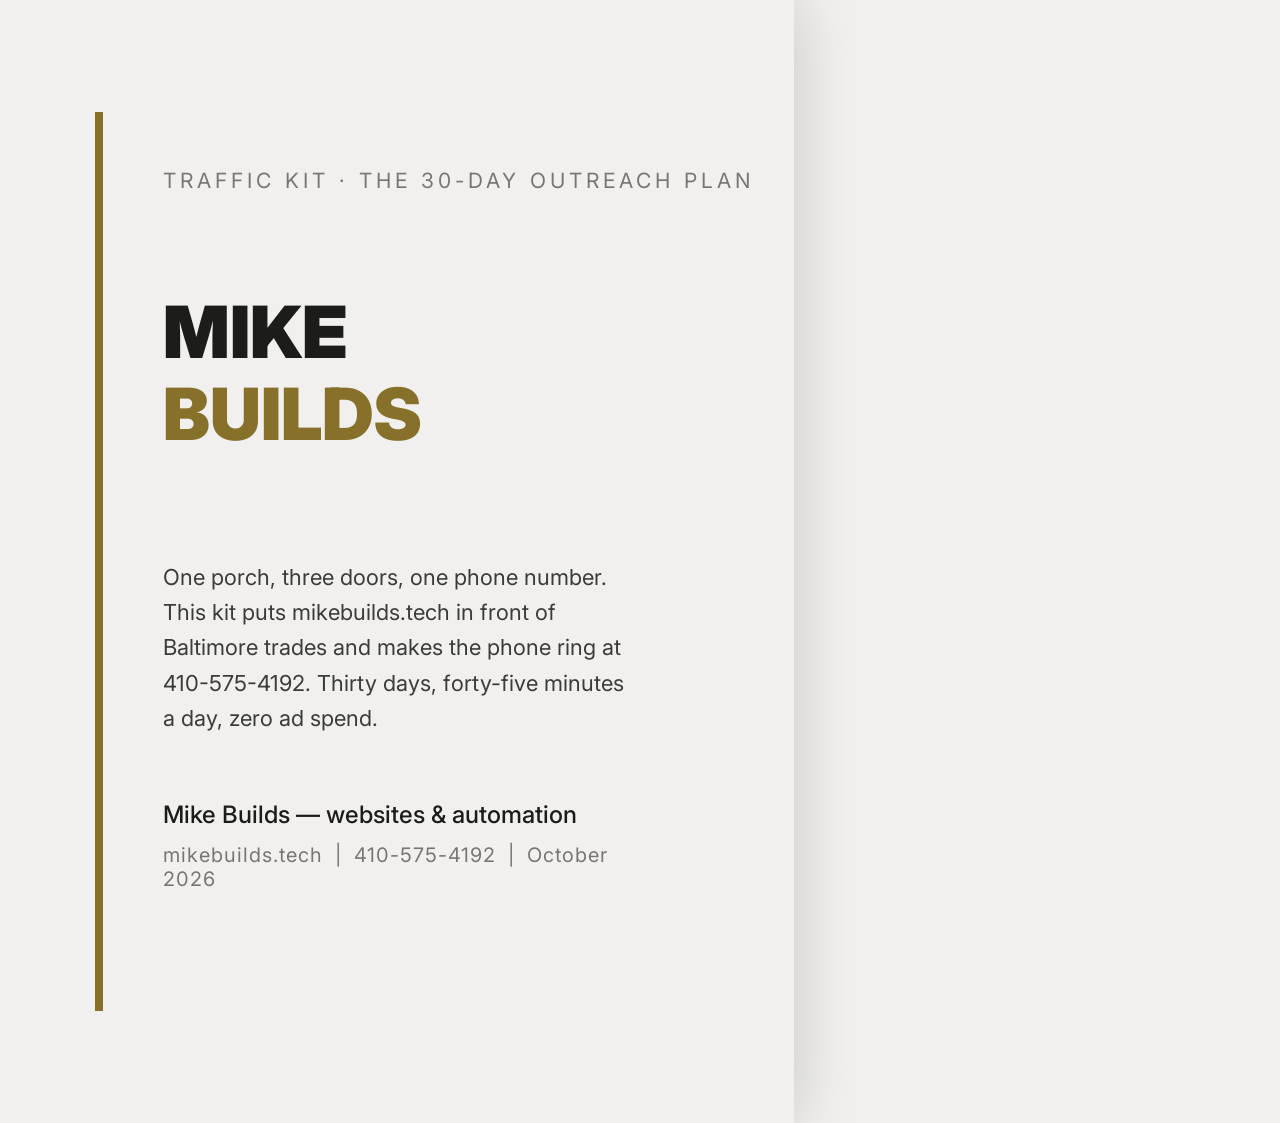
<file: MARKETING/Traffic-Kit/traffic-kit-cover.html>
<!DOCTYPE html>
<html lang="en">
<head>
  <meta charset="UTF-8">
  <link href="https://fonts.googleapis.com/css2?family=Inter:wght@300;400;500;700;900&display=swap" rel="stylesheet">
  <style>
    @page { size: 794px 1123px; margin: 0; }
    :root {
      --c-bg: #f1f0ef;
      --c-accent: #87702a;
      --c-text: #1c1c1a;
      --c-muted: #78766f;
      --c-mid: #504933;
      --c-surface: #e8e7e4;
    }
    html, body {
      margin: 0; padding: 0;
      width: 794px; height: 1123px;
      background: var(--c-bg);
      font-family: 'Inter', 'Noto Sans SC', sans-serif;
    }
    @media screen {
      html { height: auto; display: flex; justify-content: center; min-height: 100vh; background: var(--c-bg); }
      body { transform-origin: top center; scale: min(1, calc(100vw / 794), calc(100vh / 1123)); margin: 0 auto; box-shadow: 0 0 60px rgba(0,0,0,0.18); }
    }
    .cover { width: 794px; height: 1123px; position: relative; background: var(--c-bg); border: none; outline: none; box-shadow: none; }

    /* Layer 1 - background grid (clipped) */
    .layer1 {
      position: absolute; inset: 0; overflow: hidden; z-index: 1;
      background-image:
        linear-gradient(to right, rgba(80, 73, 51, 0.05) 0.5px, transparent 0.5px),
        linear-gradient(to bottom, rgba(80, 73, 51, 0.05) 0.5px, transparent 0.5px);
      background-size: 66px 66px;
    }

    /* Layer 2 - structure: thick vertical anchor line */
    .layer2 { position: absolute; inset: 0; z-index: 2; }
    .anchor-line {
      position: absolute;
      left: 95px; top: 112px; bottom: 112px;
      width: 8px;
      background: var(--c-accent);
    }

    /* Layer 3 - content */
    .layer3 { position: absolute; inset: 0; z-index: 3; }

    .kicker {
      position: absolute; left: 163px; top: 168px;
      font-size: 21px; font-weight: 400;
      letter-spacing: 4px; text-transform: uppercase;
      color: var(--c-muted);
    }
    .hero-line {
      position: absolute; left: 163px;
      font-size: 72px; font-weight: 900; line-height: 1.0;
      color: var(--c-text);
      max-width: 560px;
    }
    .hero-1 { top: 296px; }
    .hero-2 { top: 378px; color: var(--c-accent); }
    .summary {
      position: absolute; left: 163px; top: 560px;
      max-width: 470px;
      font-size: 22px; font-weight: 400; line-height: 1.6;
      color: var(--c-text); opacity: 0.85;
    }
    .meta {
      position: absolute; left: 163px; top: 800px;
      max-width: 500px;
    }
    .meta .org {
      font-size: 24px; font-weight: 500; color: var(--c-text);
      margin-bottom: 14px;
    }
    .meta .contact {
      font-size: 20px; font-weight: 400; color: var(--c-muted);
      letter-spacing: 1px;
    }
  </style>
</head>
<body>
  <div class="cover">
    <div class="layer1"></div>
    <div class="layer2">
      <div class="anchor-line"></div>
    </div>
    <div class="layer3">
      <div class="kicker">Traffic Kit &middot; The 30-Day Outreach Plan</div>
      <div class="hero-line hero-1">MIKE</div>
      <div class="hero-line hero-2">BUILDS</div>
      <div class="summary">One porch, three doors, one phone number. This kit puts mikebuilds.tech in front of Baltimore trades and makes the phone ring at 410-575-4192. Thirty days, forty-five minutes a day, zero ad spend.</div>
      <div class="meta">
        <div class="org">Mike Builds &mdash; websites &amp; automation</div>
        <div class="contact">mikebuilds.tech &nbsp;|&nbsp; 410-575-4192 &nbsp;|&nbsp; October 2026</div>
      </div>
    </div>
  </div>
</body>
</html>
</file>
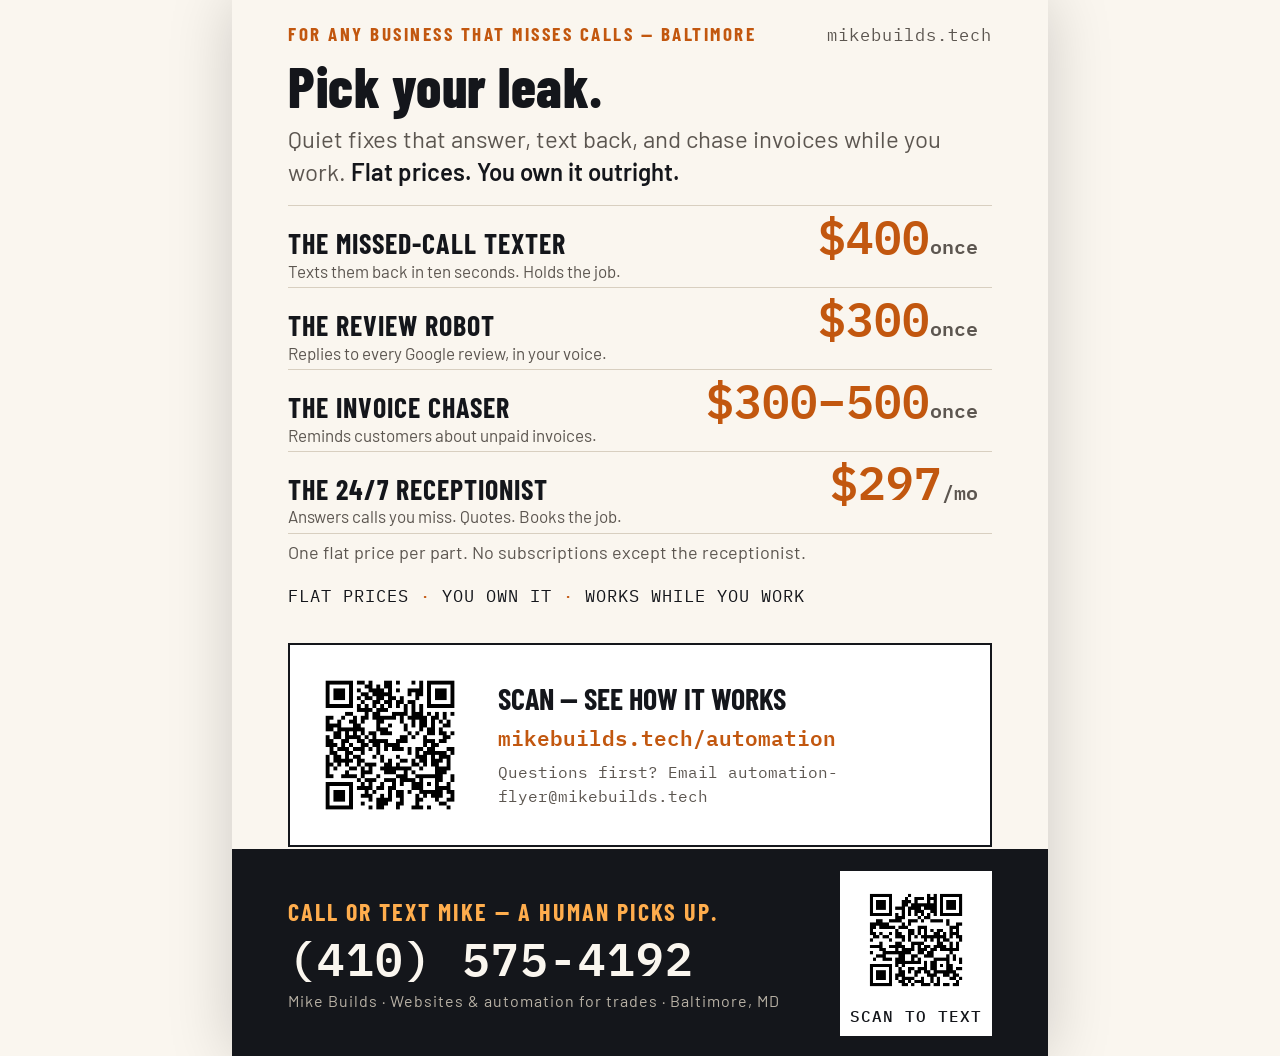
<file: MARKETING/Traffic-Kit/flyers/flyer-automation.html>
<!DOCTYPE html>
<html lang="en">
<head>
<meta charset="UTF-8">
<link href="https://fonts.googleapis.com/css2?family=Barlow+Condensed:wght@600;700;800&family=Barlow:wght@400;500;600&family=IBM+Plex+Mono:wght@400;500;600&display=swap" rel="stylesheet">
<style>
  @page { size: 816px 1056px; margin: 0; }
  :root {
    --c-bg: #FAF6EF;        /* warm paper - never pure white */
    --c-ink: #14161B;       /* site ink */
    --c-muted: #5C5650;     /* warm gray, >= 6:1 on paper */
    --c-amber: #C2570F;     /* burnt amber on LIGHT bg (print-safe) */
    --c-amber-lite: #FFAD4D;/* light amber on DARK strip - same hue family */
    --c-line: #D8CFC0;      /* hairline on paper */
  }
  html, body { margin: 0; padding: 0; background: var(--c-bg); }
  * { box-sizing: border-box; }
  .poster {
    width: 816px; height: 1056px;
    position: relative;
    background: var(--c-bg);
    color: var(--c-ink);
    font-family: 'Barlow', 'Helvetica Neue', Arial, sans-serif;
    display: flex; flex-direction: column;
    justify-content: space-between;
    text-align: left;
  }
  .pad { padding-left: 56px; padding-right: 56px; }

  /* ── top block ─────────────────────────────────────── */
  .head-row {
    display: flex; flex-wrap: wrap; justify-content: space-between;
    align-items: baseline; padding-top: 22px;
  }
  .kicker {
    font-family: 'Barlow Condensed', 'Arial Narrow', Arial, sans-serif;
    font-weight: 700; font-size: 19px; line-height: 1.3; letter-spacing: 2.5px;
    color: var(--c-amber); text-transform: uppercase;
  }
  .site-tag {
    font-family: 'IBM Plex Mono', 'Courier New', monospace;
    font-size: 17px; color: var(--c-muted); letter-spacing: 1px;
  }
  h1 {
    font-family: 'Barlow Condensed', 'Arial Narrow', Arial, sans-serif;
    font-weight: 800; font-size: 56px; line-height: 1.02;
    margin: 10px 0 0 0; letter-spacing: 0.5px; color: var(--c-ink);
  }
  .sub {
    font-size: 24px; line-height: 1.4; color: var(--c-muted);
    margin: 8px 0 0 0; max-width: 700px; font-weight: 400;
  }
  .sub b { color: var(--c-ink); font-weight: 600; }

  /* ── price ladder / parts list (pure typography) ────── */
  .prices { margin-top: 14px; }
  .price-row {
    display: flex; flex-wrap: wrap; justify-content: space-between;
    align-items: baseline; padding: 5px 0;
    border-top: 1px solid var(--c-line); max-width: 100%;
  }
  .price-row:last-of-type { border-bottom: 1px solid var(--c-line); }
  .price-label {
    font-family: 'Barlow Condensed', 'Arial Narrow', Arial, sans-serif;
    font-weight: 700; font-size: 28px; line-height: 1.1; letter-spacing: 1px;
    text-transform: uppercase; color: var(--c-ink);
  }
  .price-label small {
    display: block; font-family: 'Barlow', Arial, sans-serif;
    font-weight: 400; font-size: 17px; line-height: 1.3; letter-spacing: 0;
    text-transform: none; color: var(--c-muted); margin-top: 1px;
  }
  .price-num {
    font-family: 'IBM Plex Mono', 'Courier New', monospace;
    font-weight: 600; font-size: 46px; line-height: 1.1;
    color: var(--c-amber);
    white-space: nowrap;
    padding-right: 14px;   /* keep prices clear of the right trim zone */
  }
  .price-note {
    font-size: 18px; color: var(--c-muted); margin-top: 6px;
    line-height: 1.4;
  }
  .facts {
    font-family: 'IBM Plex Mono', 'Courier New', monospace;
    font-size: 17px; letter-spacing: 1px; color: var(--c-ink);
    margin-top: 8px; line-height: 1.6;
  }
  .facts span { color: var(--c-amber); }

  /* ── QR plate (container 1 of 3) ───────────────────── */
  .qr-plate {
    margin-top: 14px;
    background: #FFFFFF;
    border: 2px solid var(--c-ink);
    padding: 20px;
    display: flex; flex-wrap: wrap; align-items: center; gap: 28px;
    max-width: 100%;
  }
  .qr-plate img { width: 160px; height: 160px; display: block; }
  .qr-copy { flex: 1 1 300px; min-width: 260px; }
  .qr-copy .big {
    font-family: 'Barlow Condensed', 'Arial Narrow', Arial, sans-serif;
    font-weight: 700; font-size: 30px; line-height: 1.1;
    text-transform: uppercase; color: var(--c-ink);
  }
  .qr-copy .url {
    font-family: 'IBM Plex Mono', 'Courier New', monospace;
    font-size: 21px; line-height: 1.2; color: var(--c-amber); margin-top: 10px;
    font-weight: 600;
  }
  .qr-copy .alias {
    font-family: 'IBM Plex Mono', 'Courier New', monospace;
    font-size: 16px; color: var(--c-muted); margin-top: 10px;
    line-height: 1.5;
  }

  /* ── CTA strip (container 2 of 3), pinned to bottom ── */
  .cta {
    background: var(--c-ink);
    color: #FAF6EF;
    padding: 22px 56px 20px 56px;
    display: flex; flex-wrap: wrap; align-items: center;
    justify-content: space-between; gap: 24px;
  }
  .cta-copy .line1 {
    font-family: 'Barlow Condensed', 'Arial Narrow', Arial, sans-serif;
    font-weight: 700; font-size: 24px; line-height: 1.25; letter-spacing: 2px;
    text-transform: uppercase; color: var(--c-amber-lite);
  }
  .cta-copy .phone {
    font-family: 'IBM Plex Mono', 'Courier New', monospace;
    font-weight: 600; font-size: 46px; line-height: 1.1; color: #FAF6EF;
    margin-top: 6px; letter-spacing: 1px; white-space: nowrap;
  }
  .cta-copy .micro {
    font-size: 16px; color: #B9B2A6; margin-top: 8px; letter-spacing: 1px;
  }
  .sms-plate {   /* container 3 of 3 */
    background: #FFFFFF; padding: 10px;
    display: flex; flex-direction: column; align-items: center;
  }
  .sms-plate img { width: 118px; height: 118px; display: block; }
  .sms-plate .cap {
    font-family: 'IBM Plex Mono', 'Courier New', monospace;
    font-size: 16px; color: var(--c-ink); letter-spacing: 1px;
    margin-top: 7px; font-weight: 500;
  }

  /* browser preview auto-scale (print unaffected) */
  @media screen {
    html { height: auto; display: flex; justify-content: center;
           background: var(--c-bg); }
    body { transform-origin: top center;
           scale: min(1, calc(100vw / 816), calc(100vh / 1056));
           margin: 0 auto; box-shadow: 0 0 60px rgba(0,0,0,0.18); }
  }
</style>
</head>
<body>
<div class="poster">
  <div class="pad">
    <div class="head-row">
      <div class="kicker">For any business that misses calls — Baltimore</div>
      <div class="site-tag">mikebuilds.tech</div>
    </div>
    <h1>Pick your leak.</h1>
    <p class="sub">Quiet fixes that answer, text back, and chase invoices while you work. <b>Flat prices. You own it outright.</b></p>
  </div>

  <div class="pad prices">
    <div class="price-row"><div class="price-label">The Missed-Call Texter<small>Texts them back in ten seconds. Holds the job.</small></div><div class="price-num">$400<small style="display:inline;font-size:20px;color:var(--c-muted)">once</small></div></div><div class="price-row"><div class="price-label">The Review Robot<small>Replies to every Google review, in your voice.</small></div><div class="price-num">$300<small style="display:inline;font-size:20px;color:var(--c-muted)">once</small></div></div><div class="price-row"><div class="price-label">The Invoice Chaser<small>Reminds customers about unpaid invoices.</small></div><div class="price-num">$300–500<small style="display:inline;font-size:20px;color:var(--c-muted)">once</small></div></div><div class="price-row"><div class="price-label">The 24/7 Receptionist<small>Answers calls you miss. Quotes. Books the job.</small></div><div class="price-num">$297<small style="display:inline;font-size:20px;color:var(--c-muted)">/mo</small></div></div>
    <p class="price-note">One flat price per part. No subscriptions except the receptionist.</p>
    <p class="facts">FLAT PRICES <span>·</span> YOU OWN IT <span>·</span> WORKS WHILE YOU WORK</p>
  </div>

  <div class="pad qr-wrap">
    <div class="qr-plate">
      <img src="[data-uri]" alt="QR code">
      <div class="qr-copy">
        <div class="big">Scan — see how it works</div>
        <div class="url">mikebuilds.tech/automation</div>
        <div class="alias">Questions first? Email automation-flyer@mikebuilds.tech</div>
      </div>
    </div>
  </div>

  <div class="cta">
    <div class="cta-copy">
      <div class="line1">Call or text Mike — a human picks up.</div>
      <div class="phone">(410) 575-4192</div>
      <div class="micro">Mike Builds · Websites &amp; automation for trades · Baltimore, MD</div>
    </div>
    <div class="sms-plate">
      <img src="[data-uri]" alt="Text Mike QR code">
      <div class="cap">SCAN TO TEXT</div>
    </div>
  </div>
</div>
</body>
</html>
</file>
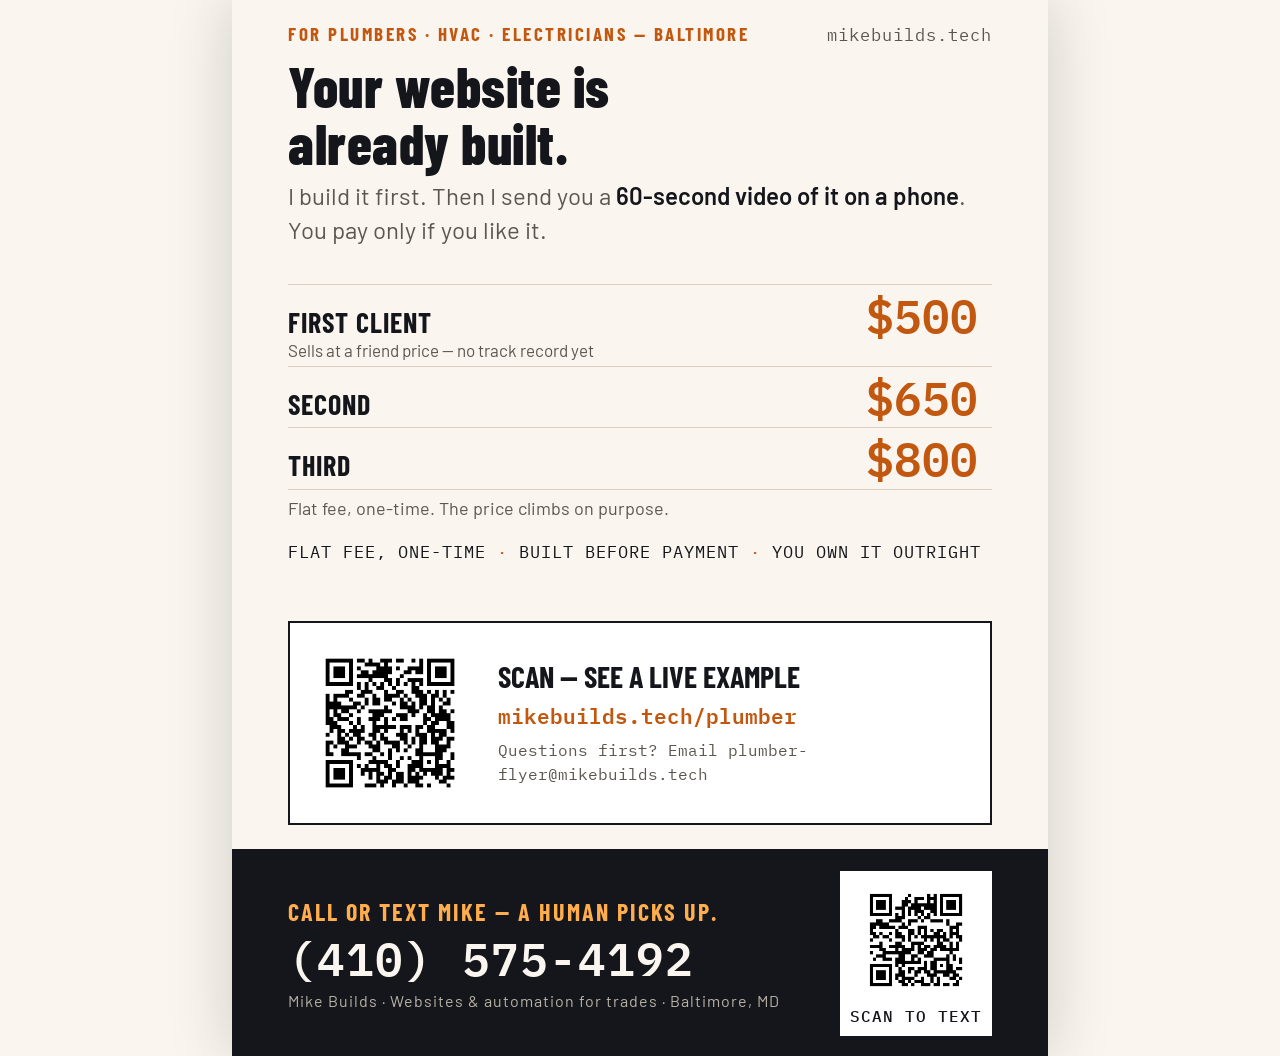
<file: MARKETING/Traffic-Kit/flyers/flyer-plumber.html>
<!DOCTYPE html>
<html lang="en">
<head>
<meta charset="UTF-8">
<link href="https://fonts.googleapis.com/css2?family=Barlow+Condensed:wght@600;700;800&family=Barlow:wght@400;500;600&family=IBM+Plex+Mono:wght@400;500;600&display=swap" rel="stylesheet">
<style>
  @page { size: 816px 1056px; margin: 0; }
  :root {
    --c-bg: #FAF6EF;        /* warm paper - never pure white */
    --c-ink: #14161B;       /* site ink */
    --c-muted: #5C5650;     /* warm gray, >= 6:1 on paper */
    --c-amber: #C2570F;     /* burnt amber on LIGHT bg (print-safe) */
    --c-amber-lite: #FFAD4D;/* light amber on DARK strip - same hue family */
    --c-line: #D8CFC0;      /* hairline on paper */
  }
  html, body { margin: 0; padding: 0; background: var(--c-bg); }
  * { box-sizing: border-box; }
  .poster {
    width: 816px; height: 1056px;
    position: relative;
    background: var(--c-bg);
    color: var(--c-ink);
    font-family: 'Barlow', 'Helvetica Neue', Arial, sans-serif;
    display: flex; flex-direction: column;
    justify-content: space-between;
    text-align: left;
  }
  .pad { padding-left: 56px; padding-right: 56px; }

  /* ── top block ─────────────────────────────────────── */
  .head-row {
    display: flex; flex-wrap: wrap; justify-content: space-between;
    align-items: baseline; padding-top: 22px;
  }
  .kicker {
    font-family: 'Barlow Condensed', 'Arial Narrow', Arial, sans-serif;
    font-weight: 700; font-size: 19px; line-height: 1.3; letter-spacing: 2.5px;
    color: var(--c-amber); text-transform: uppercase;
  }
  .site-tag {
    font-family: 'IBM Plex Mono', 'Courier New', monospace;
    font-size: 17px; color: var(--c-muted); letter-spacing: 1px;
  }
  h1 {
    font-family: 'Barlow Condensed', 'Arial Narrow', Arial, sans-serif;
    font-weight: 800; font-size: 56px; line-height: 1.02;
    margin: 10px 0 0 0; letter-spacing: 0.5px; color: var(--c-ink);
  }
  .sub {
    font-size: 24px; line-height: 1.4; color: var(--c-muted);
    margin: 8px 0 0 0; max-width: 700px; font-weight: 400;
  }
  .sub b { color: var(--c-ink); font-weight: 600; }

  /* ── price ladder / parts list (pure typography) ────── */
  .prices { margin-top: 14px; }
  .price-row {
    display: flex; flex-wrap: wrap; justify-content: space-between;
    align-items: baseline; padding: 5px 0;
    border-top: 1px solid var(--c-line); max-width: 100%;
  }
  .price-row:last-of-type { border-bottom: 1px solid var(--c-line); }
  .price-label {
    font-family: 'Barlow Condensed', 'Arial Narrow', Arial, sans-serif;
    font-weight: 700; font-size: 28px; line-height: 1.1; letter-spacing: 1px;
    text-transform: uppercase; color: var(--c-ink);
  }
  .price-label small {
    display: block; font-family: 'Barlow', Arial, sans-serif;
    font-weight: 400; font-size: 17px; line-height: 1.3; letter-spacing: 0;
    text-transform: none; color: var(--c-muted); margin-top: 1px;
  }
  .price-num {
    font-family: 'IBM Plex Mono', 'Courier New', monospace;
    font-weight: 600; font-size: 46px; line-height: 1.1;
    color: var(--c-amber);
    white-space: nowrap;
    padding-right: 14px;   /* keep prices clear of the right trim zone */
  }
  .price-note {
    font-size: 18px; color: var(--c-muted); margin-top: 6px;
    line-height: 1.4;
  }
  .facts {
    font-family: 'IBM Plex Mono', 'Courier New', monospace;
    font-size: 17px; letter-spacing: 1px; color: var(--c-ink);
    margin-top: 8px; line-height: 1.6;
  }
  .facts span { color: var(--c-amber); }

  /* ── QR plate (container 1 of 3) ───────────────────── */
  .qr-plate {
    margin-top: 14px;
    background: #FFFFFF;
    border: 2px solid var(--c-ink);
    padding: 20px;
    display: flex; flex-wrap: wrap; align-items: center; gap: 28px;
    max-width: 100%;
  }
  .qr-plate img { width: 160px; height: 160px; display: block; }
  .qr-copy { flex: 1 1 300px; min-width: 260px; }
  .qr-copy .big {
    font-family: 'Barlow Condensed', 'Arial Narrow', Arial, sans-serif;
    font-weight: 700; font-size: 30px; line-height: 1.1;
    text-transform: uppercase; color: var(--c-ink);
  }
  .qr-copy .url {
    font-family: 'IBM Plex Mono', 'Courier New', monospace;
    font-size: 21px; line-height: 1.2; color: var(--c-amber); margin-top: 10px;
    font-weight: 600;
  }
  .qr-copy .alias {
    font-family: 'IBM Plex Mono', 'Courier New', monospace;
    font-size: 16px; color: var(--c-muted); margin-top: 10px;
    line-height: 1.5;
  }

  /* ── CTA strip (container 2 of 3), pinned to bottom ── */
  .cta {
    background: var(--c-ink);
    color: #FAF6EF;
    padding: 22px 56px 20px 56px;
    display: flex; flex-wrap: wrap; align-items: center;
    justify-content: space-between; gap: 24px;
  }
  .cta-copy .line1 {
    font-family: 'Barlow Condensed', 'Arial Narrow', Arial, sans-serif;
    font-weight: 700; font-size: 24px; line-height: 1.25; letter-spacing: 2px;
    text-transform: uppercase; color: var(--c-amber-lite);
  }
  .cta-copy .phone {
    font-family: 'IBM Plex Mono', 'Courier New', monospace;
    font-weight: 600; font-size: 46px; line-height: 1.1; color: #FAF6EF;
    margin-top: 6px; letter-spacing: 1px; white-space: nowrap;
  }
  .cta-copy .micro {
    font-size: 16px; color: #B9B2A6; margin-top: 8px; letter-spacing: 1px;
  }
  .sms-plate {   /* container 3 of 3 */
    background: #FFFFFF; padding: 10px;
    display: flex; flex-direction: column; align-items: center;
  }
  .sms-plate img { width: 118px; height: 118px; display: block; }
  .sms-plate .cap {
    font-family: 'IBM Plex Mono', 'Courier New', monospace;
    font-size: 16px; color: var(--c-ink); letter-spacing: 1px;
    margin-top: 7px; font-weight: 500;
  }

  /* browser preview auto-scale (print unaffected) */
  @media screen {
    html { height: auto; display: flex; justify-content: center;
           background: var(--c-bg); }
    body { transform-origin: top center;
           scale: min(1, calc(100vw / 816), calc(100vh / 1056));
           margin: 0 auto; box-shadow: 0 0 60px rgba(0,0,0,0.18); }
  }
</style>
</head>
<body>
<div class="poster">
  <div class="pad">
    <div class="head-row">
      <div class="kicker">For plumbers · HVAC · electricians — Baltimore</div>
      <div class="site-tag">mikebuilds.tech</div>
    </div>
    <h1>Your website is<br>already built.</h1>
    <p class="sub">I build it first. Then I send you a <b>60-second video of it on a phone</b>. You pay only if you like it.</p>
  </div>

  <div class="pad prices">
    <div class="price-row"><div class="price-label">First client<small>Sells at a friend price — no track record yet</small></div><div class="price-num">$500</div></div><div class="price-row"><div class="price-label">Second</div><div class="price-num">$650</div></div><div class="price-row"><div class="price-label">Third</div><div class="price-num">$800</div></div>
    <p class="price-note">Flat fee, one-time. The price climbs on purpose.</p>
    <p class="facts">FLAT FEE, ONE-TIME <span>·</span> BUILT BEFORE PAYMENT <span>·</span> YOU OWN IT OUTRIGHT</p>
  </div>

  <div class="pad qr-wrap">
    <div class="qr-plate">
      <img src="[data-uri]" alt="QR code">
      <div class="qr-copy">
        <div class="big">Scan — see a live example</div>
        <div class="url">mikebuilds.tech/plumber</div>
        <div class="alias">Questions first? Email plumber-flyer@mikebuilds.tech</div>
      </div>
    </div>
  </div>

  <div class="cta">
    <div class="cta-copy">
      <div class="line1">Call or text Mike — a human picks up.</div>
      <div class="phone">(410) 575-4192</div>
      <div class="micro">Mike Builds · Websites &amp; automation for trades · Baltimore, MD</div>
    </div>
    <div class="sms-plate">
      <img src="[data-uri]" alt="Text Mike QR code">
      <div class="cap">SCAN TO TEXT</div>
    </div>
  </div>
</div>
</body>
</html>
</file>
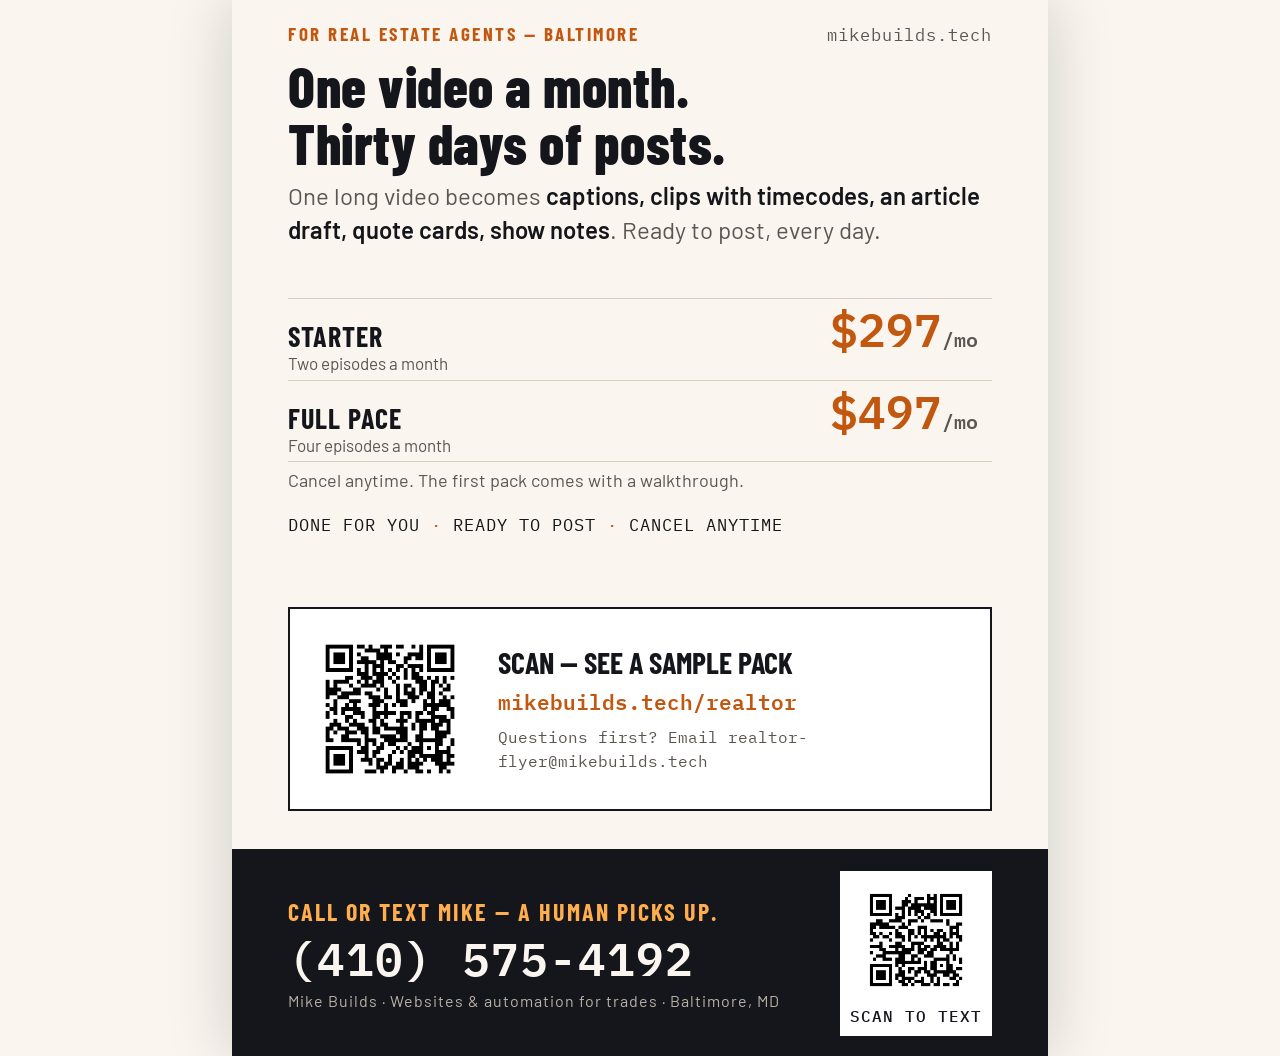
<file: MARKETING/Traffic-Kit/flyers/flyer-realtor.html>
<!DOCTYPE html>
<html lang="en">
<head>
<meta charset="UTF-8">
<link href="https://fonts.googleapis.com/css2?family=Barlow+Condensed:wght@600;700;800&family=Barlow:wght@400;500;600&family=IBM+Plex+Mono:wght@400;500;600&display=swap" rel="stylesheet">
<style>
  @page { size: 816px 1056px; margin: 0; }
  :root {
    --c-bg: #FAF6EF;        /* warm paper - never pure white */
    --c-ink: #14161B;       /* site ink */
    --c-muted: #5C5650;     /* warm gray, >= 6:1 on paper */
    --c-amber: #C2570F;     /* burnt amber on LIGHT bg (print-safe) */
    --c-amber-lite: #FFAD4D;/* light amber on DARK strip - same hue family */
    --c-line: #D8CFC0;      /* hairline on paper */
  }
  html, body { margin: 0; padding: 0; background: var(--c-bg); }
  * { box-sizing: border-box; }
  .poster {
    width: 816px; height: 1056px;
    position: relative;
    background: var(--c-bg);
    color: var(--c-ink);
    font-family: 'Barlow', 'Helvetica Neue', Arial, sans-serif;
    display: flex; flex-direction: column;
    justify-content: space-between;
    text-align: left;
  }
  .pad { padding-left: 56px; padding-right: 56px; }

  /* ── top block ─────────────────────────────────────── */
  .head-row {
    display: flex; flex-wrap: wrap; justify-content: space-between;
    align-items: baseline; padding-top: 22px;
  }
  .kicker {
    font-family: 'Barlow Condensed', 'Arial Narrow', Arial, sans-serif;
    font-weight: 700; font-size: 19px; line-height: 1.3; letter-spacing: 2.5px;
    color: var(--c-amber); text-transform: uppercase;
  }
  .site-tag {
    font-family: 'IBM Plex Mono', 'Courier New', monospace;
    font-size: 17px; color: var(--c-muted); letter-spacing: 1px;
  }
  h1 {
    font-family: 'Barlow Condensed', 'Arial Narrow', Arial, sans-serif;
    font-weight: 800; font-size: 56px; line-height: 1.02;
    margin: 10px 0 0 0; letter-spacing: 0.5px; color: var(--c-ink);
  }
  .sub {
    font-size: 24px; line-height: 1.4; color: var(--c-muted);
    margin: 8px 0 0 0; max-width: 700px; font-weight: 400;
  }
  .sub b { color: var(--c-ink); font-weight: 600; }

  /* ── price ladder / parts list (pure typography) ────── */
  .prices { margin-top: 14px; }
  .price-row {
    display: flex; flex-wrap: wrap; justify-content: space-between;
    align-items: baseline; padding: 5px 0;
    border-top: 1px solid var(--c-line); max-width: 100%;
  }
  .price-row:last-of-type { border-bottom: 1px solid var(--c-line); }
  .price-label {
    font-family: 'Barlow Condensed', 'Arial Narrow', Arial, sans-serif;
    font-weight: 700; font-size: 28px; line-height: 1.1; letter-spacing: 1px;
    text-transform: uppercase; color: var(--c-ink);
  }
  .price-label small {
    display: block; font-family: 'Barlow', Arial, sans-serif;
    font-weight: 400; font-size: 17px; line-height: 1.3; letter-spacing: 0;
    text-transform: none; color: var(--c-muted); margin-top: 1px;
  }
  .price-num {
    font-family: 'IBM Plex Mono', 'Courier New', monospace;
    font-weight: 600; font-size: 46px; line-height: 1.1;
    color: var(--c-amber);
    white-space: nowrap;
    padding-right: 14px;   /* keep prices clear of the right trim zone */
  }
  .price-note {
    font-size: 18px; color: var(--c-muted); margin-top: 6px;
    line-height: 1.4;
  }
  .facts {
    font-family: 'IBM Plex Mono', 'Courier New', monospace;
    font-size: 17px; letter-spacing: 1px; color: var(--c-ink);
    margin-top: 8px; line-height: 1.6;
  }
  .facts span { color: var(--c-amber); }

  /* ── QR plate (container 1 of 3) ───────────────────── */
  .qr-plate {
    margin-top: 14px;
    background: #FFFFFF;
    border: 2px solid var(--c-ink);
    padding: 20px;
    display: flex; flex-wrap: wrap; align-items: center; gap: 28px;
    max-width: 100%;
  }
  .qr-plate img { width: 160px; height: 160px; display: block; }
  .qr-copy { flex: 1 1 300px; min-width: 260px; }
  .qr-copy .big {
    font-family: 'Barlow Condensed', 'Arial Narrow', Arial, sans-serif;
    font-weight: 700; font-size: 30px; line-height: 1.1;
    text-transform: uppercase; color: var(--c-ink);
  }
  .qr-copy .url {
    font-family: 'IBM Plex Mono', 'Courier New', monospace;
    font-size: 21px; line-height: 1.2; color: var(--c-amber); margin-top: 10px;
    font-weight: 600;
  }
  .qr-copy .alias {
    font-family: 'IBM Plex Mono', 'Courier New', monospace;
    font-size: 16px; color: var(--c-muted); margin-top: 10px;
    line-height: 1.5;
  }

  /* ── CTA strip (container 2 of 3), pinned to bottom ── */
  .cta {
    background: var(--c-ink);
    color: #FAF6EF;
    padding: 22px 56px 20px 56px;
    display: flex; flex-wrap: wrap; align-items: center;
    justify-content: space-between; gap: 24px;
  }
  .cta-copy .line1 {
    font-family: 'Barlow Condensed', 'Arial Narrow', Arial, sans-serif;
    font-weight: 700; font-size: 24px; line-height: 1.25; letter-spacing: 2px;
    text-transform: uppercase; color: var(--c-amber-lite);
  }
  .cta-copy .phone {
    font-family: 'IBM Plex Mono', 'Courier New', monospace;
    font-weight: 600; font-size: 46px; line-height: 1.1; color: #FAF6EF;
    margin-top: 6px; letter-spacing: 1px; white-space: nowrap;
  }
  .cta-copy .micro {
    font-size: 16px; color: #B9B2A6; margin-top: 8px; letter-spacing: 1px;
  }
  .sms-plate {   /* container 3 of 3 */
    background: #FFFFFF; padding: 10px;
    display: flex; flex-direction: column; align-items: center;
  }
  .sms-plate img { width: 118px; height: 118px; display: block; }
  .sms-plate .cap {
    font-family: 'IBM Plex Mono', 'Courier New', monospace;
    font-size: 16px; color: var(--c-ink); letter-spacing: 1px;
    margin-top: 7px; font-weight: 500;
  }

  /* browser preview auto-scale (print unaffected) */
  @media screen {
    html { height: auto; display: flex; justify-content: center;
           background: var(--c-bg); }
    body { transform-origin: top center;
           scale: min(1, calc(100vw / 816), calc(100vh / 1056));
           margin: 0 auto; box-shadow: 0 0 60px rgba(0,0,0,0.18); }
  }
</style>
</head>
<body>
<div class="poster">
  <div class="pad">
    <div class="head-row">
      <div class="kicker">For real estate agents — Baltimore</div>
      <div class="site-tag">mikebuilds.tech</div>
    </div>
    <h1>One video a month.<br>Thirty days of posts.</h1>
    <p class="sub">One long video becomes <b>captions, clips with timecodes, an article draft, quote cards, show notes</b>. Ready to post, every day.</p>
  </div>

  <div class="pad prices">
    <div class="price-row"><div class="price-label">Starter<small>Two episodes a month</small></div><div class="price-num">$297<small style="display:inline;font-size:20px;color:var(--c-muted)">/mo</small></div></div><div class="price-row"><div class="price-label">Full pace<small>Four episodes a month</small></div><div class="price-num">$497<small style="display:inline;font-size:20px;color:var(--c-muted)">/mo</small></div></div>
    <p class="price-note">Cancel anytime. The first pack comes with a walkthrough.</p>
    <p class="facts">DONE FOR YOU <span>·</span> READY TO POST <span>·</span> CANCEL ANYTIME</p>
  </div>

  <div class="pad qr-wrap">
    <div class="qr-plate">
      <img src="[data-uri]" alt="QR code">
      <div class="qr-copy">
        <div class="big">Scan — see a sample pack</div>
        <div class="url">mikebuilds.tech/realtor</div>
        <div class="alias">Questions first? Email realtor-flyer@mikebuilds.tech</div>
      </div>
    </div>
  </div>

  <div class="cta">
    <div class="cta-copy">
      <div class="line1">Call or text Mike — a human picks up.</div>
      <div class="phone">(410) 575-4192</div>
      <div class="micro">Mike Builds · Websites &amp; automation for trades · Baltimore, MD</div>
    </div>
    <div class="sms-plate">
      <img src="[data-uri]" alt="Text Mike QR code">
      <div class="cap">SCAN TO TEXT</div>
    </div>
  </div>
</div>
</body>
</html>
</file>
